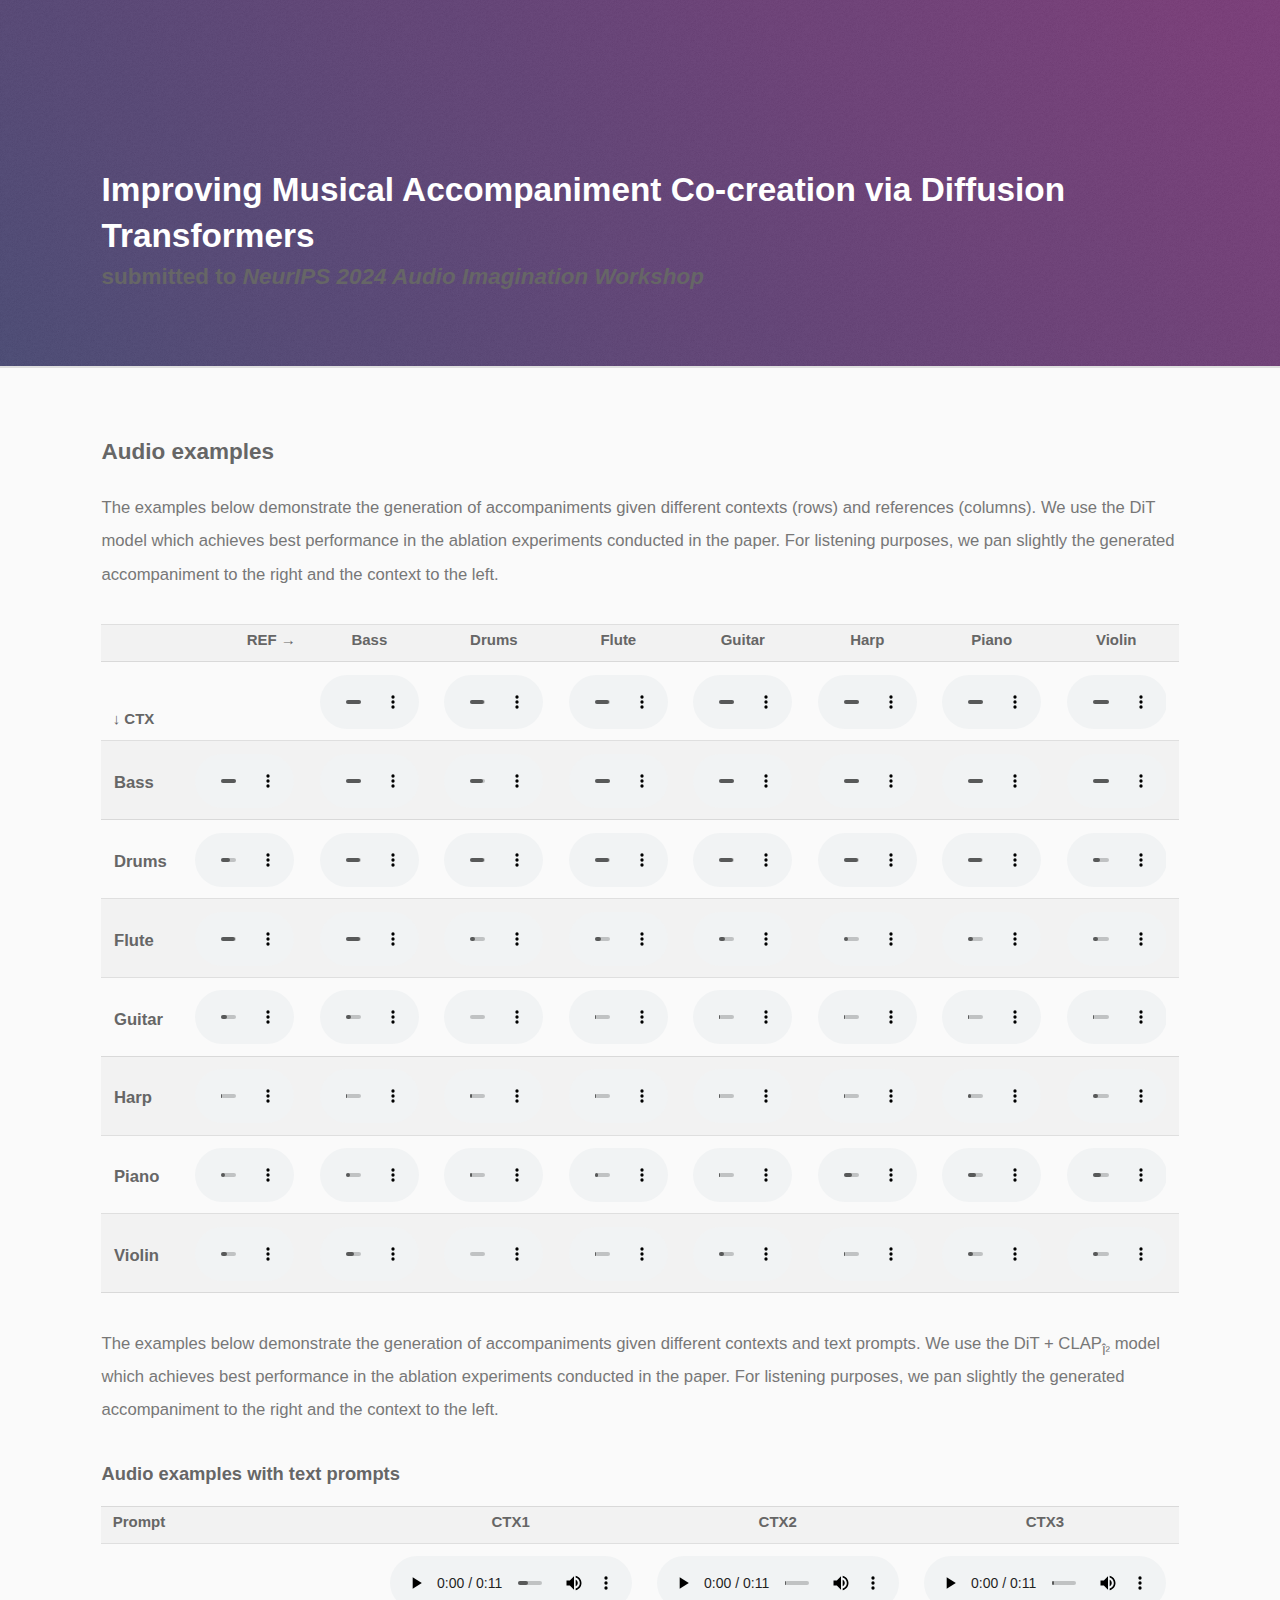
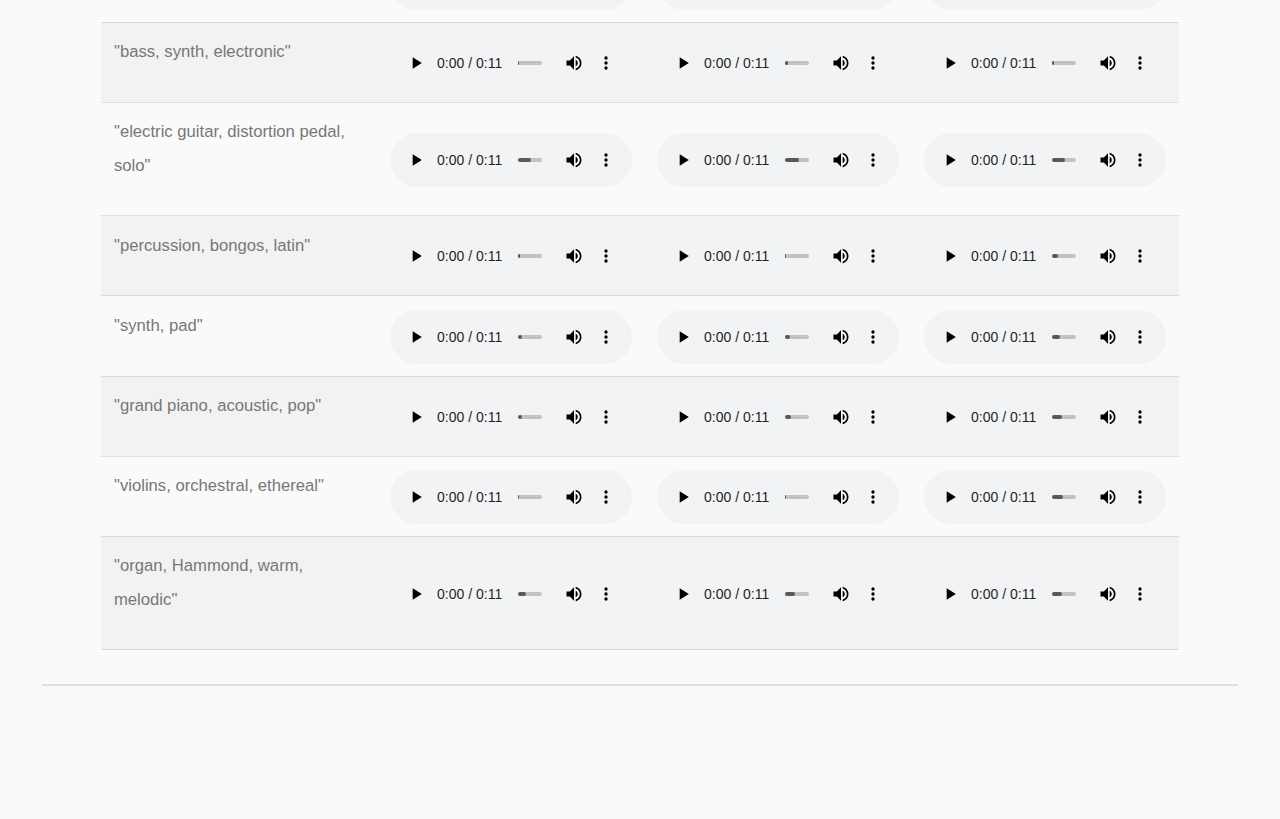
<file: index.html>
<!DOCTYPE HTML>
<html>
  <head>
    <title>Improving Musical Accompaniment Co-creation via Diffusion Transformers</title>
    <meta charset"utf-8" />
    <meta name="viewport" content"width=device-width, initial-scale=1" />
    <!--[if lte IE 8]><script src="assets/js/ie/html5shiv.js"></script><![endif]-->
    <link rel="stylesheet" href="assets/css/main.css" />
    <link rel="stylesheet" href="assets/css/extra.css" />
    <!--[if lte IE 9]><link rel="stylesheet" href="assets/css/ie9.css" /><![endif]-->
  </head>
  <body>
    <!-- Banner -->
    <section id="banner">
      <div class="inner">
        <section>
          <h2>Improving Musical Accompaniment Co-creation via Diffusion Transformers</h2>
          <h3>submitted to <i>NeurIPS 2024 Audio Imagination Workshop </i></h3>
        </section>
      </div>
    </section>
    <section id="two" class="wrapper style2 alt">
        <div class="inner">
                <a name="examples"></a>
                <h3>Audio examples</h3>
                <p>The examples below demonstrate the generation of accompaniments given different contexts (rows) and references (columns). We use the DiT model which achieves best performance in the ablation experiments conducted in the paper. For listening purposes, we pan slightly the generated accompaniment to the right and the context to the left.</p></p>
                <table style="width:100%">
                  <tr>
                    <th style="width: 2%;"></th>
                    <th style="width: 10%; text-align: right; vertical-align: middle;">REF &rarr;</th>
                    <th style="width: 10%; text-align: center; vertical-align: middle;">Bass</th>
                    <th style="width: 10%; text-align: center; vertical-align: middle;">Drums</th>
                    <th style="width: 10%; text-align: center; vertical-align: middle;">Flute</th>
                    <th style="width: 10%; text-align: center; vertical-align: middle;">Guitar</th>
                    <th style="width: 10%; text-align: center; vertical-align: middle;">Harp</th>
                    <th style="width: 10%; text-align: center; vertical-align: middle;">Piano</th>
                    <th style="width: 10%; text-align: center; vertical-align: middle;">Violin</th>
                  </tr>
                  <tr>
                    <th style="vertical-align: bottom">&darr; CTX</th>
                    <td style="vertical-align: middle; padding-top: 5px;"><b></b></td>
                    <td style="vertical-align: middle; text-align: center;"> <audio controls> <source src="assets/audio/bass.flac" type="audio/flac"/> Your browser does not support the audio element. </audio> </td>
                    <td style="vertical-align: middle; text-align: center;"> <audio controls> <source src="assets/audio/drums.flac" type="audio/flac"/> Your browser does not support the audio element. </audio> </td>
                    <td style="vertical-align: middle; text-align: center;"> <audio controls> <source src="assets/audio/flute.flac" type="audio/flac"/> Your browser does not support the audio element. </audio> </td>
                    <td style="vertical-align: middle; text-align: center;"> <audio controls> <source src="assets/audio/guitar.flac" type="audio/flac"/> Your browser does not support the audio element. </audio> </td>
                    <td style="vertical-align: middle; text-align: center;"> <audio controls> <source src="assets/audio/harp.flac" type="audio/flac"/> Your browser does not support the audio element. </audio> </td>
                    <td style="vertical-align: middle; text-align: center;"> <audio controls> <source src="assets/audio/piano.flac" type="audio/flac"/> Your browser does not support the audio element. </audio> </td>
                    <td style="vertical-align: middle; text-align: center;"> <audio controls> <source src="assets/audio/violin.flac" type="audio/flac"/> Your browser does not support the audio element. </audio> </td>
                  </tr>
                  <tr>
                    <td style="vertical-align: middle; padding-top: 5px;"><b>Bass</b></td>
                    <td style="vertical-align: middle; text-align: center;"> <audio controls> <source src="assets/audio/bass.flac" type="audio/flac"/> Your browser does not support the audio element. </audio> </td>
                    <td style="vertical-align: middle; text-align: center;"> <audio controls> <source src="assets/audio/bass_bass.flac" type="audio/flac"/> Your browser does not support the audio element. </audio> </td>
                    <td style="vertical-align: middle; text-align: center;"> <audio controls> <source src="assets/audio/bass_drums.flac" type="audio/flac"/> Your browser does not support the audio element. </audio> </td>
                    <td style="vertical-align: middle; text-align: center;"> <audio controls> <source src="assets/audio/bass_flute.flac" type="audio/flac"/> Your browser does not support the audio element. </audio> </td>
                    <td style="vertical-align: middle; text-align: center;"> <audio controls> <source src="assets/audio/bass_guitar.flac" type="audio/flac"/> Your browser does not support the audio element. </audio> </td>
                    <td style="vertical-align: middle; text-align: center;"> <audio controls> <source src="assets/audio/bass_harp.flac" type="audio/flac"/> Your browser does not support the audio element. </audio> </td>
                    <td style="vertical-align: middle; text-align: center;"> <audio controls> <source src="assets/audio/bass_piano.flac" type="audio/flac"/> Your browser does not support the audio element. </audio> </td>
                    <td style="vertical-align: middle; text-align: center;"> <audio controls> <source src="assets/audio/bass_violin.flac" type="audio/flac"/> Your browser does not support the audio element. </audio> </td>
                  </tr>
                  <tr>
                    <td style="vertical-align: middle; padding-top: 5px;"><b>Drums</b></td>
                    <td style="vertical-align: middle; text-align: center;"> <audio controls> <source src="assets/audio/drums.flac" type="audio/flac"/> Your browser does not support the audio element. </audio> </td>
                    <td style="vertical-align: middle; text-align: center;"> <audio controls> <source src="assets/audio/drums_bass.flac" type="audio/flac"/> Your browser does not support the audio element. </audio> </td>
                    <td style="vertical-align: middle; text-align: center;"> <audio controls> <source src="assets/audio/drums_drums.flac" type="audio/flac"/> Your browser does not support the audio element. </audio> </td>
                    <td style="vertical-align: middle; text-align: center;"> <audio controls> <source src="assets/audio/drums_flute.flac" type="audio/flac"/> Your browser does not support the audio element. </audio> </td>
                    <td style="vertical-align: middle; text-align: center;"> <audio controls> <source src="assets/audio/drums_guitar.flac" type="audio/flac"/> Your browser does not support the audio element. </audio> </td>
                    <td style="vertical-align: middle; text-align: center;"> <audio controls> <source src="assets/audio/drums_harp.flac" type="audio/flac"/> Your browser does not support the audio element. </audio> </td>
                    <td style="vertical-align: middle; text-align: center;"> <audio controls> <source src="assets/audio/drums_piano.flac" type="audio/flac"/> Your browser does not support the audio element. </audio> </td>
                    <td style="vertical-align: middle; text-align: center;"> <audio controls> <source src="assets/audio/drums_violin.flac" type="audio/flac"/> Your browser does not support the audio element. </audio> </td>
                  </tr>
                  <tr>
                      <td style="vertical-align: middle; padding-top: 5px;"><b>Flute</b></td>
                      <td style="vertical-align: middle; text-align: center;"> <audio controls> <source src="assets/audio/flute.flac" type="audio/flac"/> Your browser does not support the audio element. </audio> </td>
                      <td style="vertical-align: middle; text-align: center;"> <audio controls> <source src="assets/audio/flute_bass.flac" type="audio/flac"/> Your browser does not support the audio element. </audio> </td>
                      <td style="vertical-align: middle; text-align: center;"> <audio controls> <source src="assets/audio/flute_drums.flac" type="audio/flac"/> Your browser does not support the audio element. </audio> </td>
                      <td style="vertical-align: middle; text-align: center;"> <audio controls> <source src="assets/audio/flute_flute.flac" type="audio/flac"/> Your browser does not support the audio element. </audio> </td>
                      <td style="vertical-align: middle; text-align: center;"> <audio controls> <source src="assets/audio/flute_guitar.flac" type="audio/flac"/> Your browser does not support the audio element. </audio> </td>
                      <td style="vertical-align: middle; text-align: center;"> <audio controls> <source src="assets/audio/flute_harp.flac" type="audio/flac"/> Your browser does not support the audio element. </audio> </td>
                      <td style="vertical-align: middle; text-align: center;"> <audio controls> <source src="assets/audio/flute_piano.flac" type="audio/flac"/> Your browser does not support the audio element. </audio> </td>
                      <td style="vertical-align: middle; text-align: center;"> <audio controls> <source src="assets/audio/flute_violin.flac" type="audio/flac"/> Your browser does not support the audio element. </audio> </td>
                  </tr>
                  <tr>
                      <td style="vertical-align: middle; padding-top: 5px;"><b>Guitar</b></td>
                      <td style="vertical-align: middle; text-align: center;"> <audio controls> <source src="assets/audio/guitar.flac" type="audio/flac"/> Your browser does not support the audio element. </audio> </td>
                      <td style="vertical-align: middle; text-align: center;"> <audio controls> <source src="assets/audio/guitar_bass.flac" type="audio/flac"/> Your browser does not support the audio element. </audio> </td>
                      <td style="vertical-align: middle; text-align: center;"> <audio controls> <source src="assets/audio/guitar_drums.flac" type="audio/flac"/> Your browser does not support the audio element. </audio> </td>
                      <td style="vertical-align: middle; text-align: center;"> <audio controls> <source src="assets/audio/guitar_flute.flac" type="audio/flac"/> Your browser does not support the audio element. </audio> </td>
                      <td style="vertical-align: middle; text-align: center;"> <audio controls> <source src="assets/audio/guitar_guitar.flac" type="audio/flac"/> Your browser does not support the audio element. </audio> </td>
                      <td style="vertical-align: middle; text-align: center;"> <audio controls> <source src="assets/audio/guitar_harp.flac" type="audio/flac"/> Your browser does not support the audio element. </audio> </td>
                      <td style="vertical-align: middle; text-align: center;"> <audio controls> <source src="assets/audio/guitar_piano.flac" type="audio/flac"/> Your browser does not support the audio element. </audio> </td>
                      <td style="vertical-align: middle; text-align: center;"> <audio controls> <source src="assets/audio/guitar_violin.flac" type="audio/flac"/> Your browser does not support the audio element. </audio> </td>
                  </tr>
                  <tr>
                      <td style="vertical-align: middle; padding-top: 5px;"><b>Harp</b></td>
                      <td style="vertical-align: middle; text-align: center;"> <audio controls> <source src="assets/audio/harp.flac" type="audio/flac"/> Your browser does not support the audio element. </audio> </td>
                      <td style="vertical-align: middle; text-align: center;"> <audio controls> <source src="assets/audio/harp_bass.flac" type="audio/flac"/> Your browser does not support the audio element. </audio> </td>
                      <td style="vertical-align: middle; text-align: center;"> <audio controls> <source src="assets/audio/harp_drums.flac" type="audio/flac"/> Your browser does not support the audio element. </audio> </td>
                      <td style="vertical-align: middle; text-align: center;"> <audio controls> <source src="assets/audio/harp_flute.flac" type="audio/flac"/> Your browser does not support the audio element. </audio> </td>
                      <td style="vertical-align: middle; text-align: center;"> <audio controls> <source src="assets/audio/harp_guitar.flac" type="audio/flac"/> Your browser does not support the audio element. </audio> </td>
                      <td style="vertical-align: middle; text-align: center;"> <audio controls> <source src="assets/audio/harp_harp.flac" type="audio/flac"/> Your browser does not support the audio element. </audio> </td>
                      <td style="vertical-align: middle; text-align: center;"> <audio controls> <source src="assets/audio/harp_piano.flac" type="audio/flac"/> Your browser does not support the audio element. </audio> </td>
                      <td style="vertical-align: middle; text-align: center;"> <audio controls> <source src="assets/audio/harp_violin.flac" type="audio/flac"/> Your browser does not support the audio element. </audio> </td>
                  </tr>
                  <tr>
                      <td style="vertical-align: middle; padding-top: 5px;"><b>Piano</b></td>
                      <td style="vertical-align: middle; text-align: center;"> <audio controls> <source src="assets/audio/piano.flac" type="audio/flac"/> Your browser does not support the audio element. </audio> </td>
                      <td style="vertical-align: middle; text-align: center;"> <audio controls> <source src="assets/audio/piano_bass.flac" type="audio/flac"/> Your browser does not support the audio element. </audio> </td>
                      <td style="vertical-align: middle; text-align: center;"> <audio controls> <source src="assets/audio/piano_drums.flac" type="audio/flac"/> Your browser does not support the audio element. </audio> </td>
                      <td style="vertical-align: middle; text-align: center;"> <audio controls> <source src="assets/audio/piano_flute.flac" type="audio/flac"/> Your browser does not support the audio element. </audio> </td>
                      <td style="vertical-align: middle; text-align: center;"> <audio controls> <source src="assets/audio/piano_guitar.flac" type="audio/flac"/> Your browser does not support the audio element. </audio> </td>
                      <td style="vertical-align: middle; text-align: center;"> <audio controls> <source src="assets/audio/piano_harp.flac" type="audio/flac"/> Your browser does not support the audio element. </audio> </td>
                      <td style="vertical-align: middle; text-align: center;"> <audio controls> <source src="assets/audio/piano_piano.flac" type="audio/flac"/> Your browser does not support the audio element. </audio> </td>
                      <td style="vertical-align: middle; text-align: center;"> <audio controls> <source src="assets/audio/piano_violin.flac" type="audio/flac"/> Your browser does not support the audio element. </audio> </td>
                  </tr>
                  <tr>
                      <td style="vertical-align: middle; padding-top: 5px;"><b>Violin</b></td>
                      <td style="vertical-align: middle; text-align: center;"> <audio controls> <source src="assets/audio/violin.flac" type="audio/flac"/> Your browser does not support the audio element. </audio> </td>
                      <td style="vertical-align: middle; text-align: center;"> <audio controls> <source src="assets/audio/violin_bass.flac" type="audio/flac"/> Your browser does not support the audio element. </audio> </td>
                      <td style="vertical-align: middle; text-align: center;"> <audio controls> <source src="assets/audio/violin_drums.flac" type="audio/flac"/> Your browser does not support the audio element. </audio> </td>
                      <td style="vertical-align: middle; text-align: center;"> <audio controls> <source src="assets/audio/violin_flute.flac" type="audio/flac"/> Your browser does not support the audio element. </audio> </td>
                      <td style="vertical-align: middle; text-align: center;"> <audio controls> <source src="assets/audio/violin_guitar.flac" type="audio/flac"/> Your browser does not support the audio element. </audio> </td>
                      <td style="vertical-align: middle; text-align: center;"> <audio controls> <source src="assets/audio/violin_harp.flac" type="audio/flac"/> Your browser does not support the audio element. </audio> </td>
                      <td style="vertical-align: middle; text-align: center;"> <audio controls> <source src="assets/audio/violin_piano.flac" type="audio/flac"/> Your browser does not support the audio element. </audio> </td>
                      <td style="vertical-align: middle; text-align: center;"> <audio controls> <source src="assets/audio/violin_violin.flac" type="audio/flac"/> Your browser does not support the audio element. </audio> </td>
                  </tr>
                </table>

                <p>The examples below demonstrate the generation of accompaniments given different contexts and text prompts. We use the DiT + CLAP<sub>β</sub> model which achieves best performance in the ablation experiments conducted in the paper. For listening purposes, we pan slightly the generated accompaniment to the right and the context to the left.</p></p>

                <h4>Audio examples with text prompts</h4>
                <table style="width:100%">
                  <tr>
                    <th colspan="2"; style="width: 10%; text-align: left; vertical-align: middle;">Prompt</th>
                    <th style="width: 10%; text-align: center; vertical-align: middle;">CTX1</th>
                    <th style="width: 10%; text-align: center; vertical-align: middle;">CTX2</th>
                    <th style="width: 10%; text-align: center; vertical-align: middle;">CTX3</th>
                  </tr>
                  <tr>
                    <th colspan="2"; style="width: 10%; text-align: right; vertical-align: middle;"></th>
                    <td style="vertical-align: middle; text-align: center;"> <audio controls> <source src="assets/audio/ctx1.flac" type="audio/flac"/> Your browser does not support the audio element. </audio> </td>
                    <td style="vertical-align: middle; text-align: center;"> <audio controls> <source src="assets/audio/ctx2.flac" type="audio/flac"/> Your browser does not support the audio element. </audio> </td>
                    <td style="vertical-align: middle; text-align: center;"> <audio controls> <source src="assets/audio/ctx3.flac" type="audio/flac"/> Your browser does not support the audio element. </audio> </td>
                  </tr>
                <tr>
                    <td colspan="2"><p>"bass, synth, electronic"</p></td>
                    <td style="vertical-align: middle; text-align: center;"> <audio controls> <source src="assets/audio/bass_ctx1.flac" type="audio/flac"/> Your browser does not support the audio element. </audio> </td>
                    <td style="vertical-align: middle; text-align: center;"> <audio controls> <source src="assets/audio/bass_ctx2.flac" type="audio/flac"/> Your browser does not support the audio element. </audio> </td>
                    <td style="vertical-align: middle; text-align: center;"> <audio controls> <source src="assets/audio/bass_ctx3.flac" type="audio/flac"/> Your browser does not support the audio element. </audio> </td>
                 </tr>
                    <td colspan="2"><p>"electric guitar, distortion pedal, solo"</p></td>
                    <td style="vertical-align: middle; text-align: center;"> <audio controls> <source src="assets/audio/guitar_ctx1.flac" type="audio/flac"/> Your browser does not support the audio element. </audio> </td>
                    <td style="vertical-align: middle; text-align: center;"> <audio controls> <source src="assets/audio/guitar_ctx2.flac" type="audio/flac"/> Your browser does not support the audio element. </audio> </td>
                    <td style="vertical-align: middle; text-align: center;"> <audio controls> <source src="assets/audio/guitar_ctx3.flac" type="audio/flac"/> Your browser does not support the audio element. </audio> </td>
                </tr>
                <tr>
                    <td colspan="2"><p>"percussion, bongos, latin"</p></td>
                    <td style="vertical-align: middle; text-align: center;"> <audio controls> <source src="assets/audio/drums_ctx1.flac" type="audio/flac"/> Your browser does not support the audio element. </audio> </td>
                    <td style="vertical-align: middle; text-align: center;"> <audio controls> <source src="assets/audio/drums_ctx2.flac" type="audio/flac"/> Your browser does not support the audio element. </audio> </td>
                    <td style="vertical-align: middle; text-align: center;"> <audio controls> <source src="assets/audio/drums_ctx3.flac" type="audio/flac"/> Your browser does not support the audio element. </audio> </td>
                </tr>
                <tr>
                    <td colspan="2"><p>"synth, pad"</p></td>
                    <td style="vertical-align: middle; text-align: center;"> <audio controls> <source src="assets/audio/synth_ctx1.flac" type="audio/flac"/> Your browser does not support the audio element. </audio> </td>
                    <td style="vertical-align: middle; text-align: center;"> <audio controls> <source src="assets/audio/synth_ctx2.flac" type="audio/flac"/> Your browser does not support the audio element. </audio> </td>
                    <td style="vertical-align: middle; text-align: center;"> <audio controls> <source src="assets/audio/synth_ctx3.flac" type="audio/flac"/> Your browser does not support the audio element. </audio> </td>
                </tr>
                <tr>
                    <td colspan="2"><p>"grand piano, acoustic, pop"</p></td>
                    <td style="vertical-align: middle; text-align: center;"> <audio controls> <source src="assets/audio/piano_ctx1.flac" type="audio/flac"/> Your browser does not support the audio element. </audio> </td>
                    <td style="vertical-align: middle; text-align: center;"> <audio controls> <source src="assets/audio/piano_ctx2.flac" type="audio/flac"/> Your browser does not support the audio element. </audio> </td>
                    <td style="vertical-align: middle; text-align: center;"> <audio controls> <source src="assets/audio/piano_ctx3.flac" type="audio/flac"/> Your browser does not support the audio element. </audio> </td>
                </tr>
                <tr>
                    <td colspan="2"><p>"violins, orchestral, ethereal"</p></td>
                    <td style="vertical-align: middle; text-align: center;"> <audio controls> <source src="assets/audio/violin_ctx1.flac" type="audio/flac"/> Your browser does not support the audio element. </audio> </td>
                    <td style="vertical-align: middle; text-align: center;"> <audio controls> <source src="assets/audio/violin_ctx2.flac" type="audio/flac"/> Your browser does not support the audio element. </audio> </td>
                    <td style="vertical-align: middle; text-align: center;"> <audio controls> <source src="assets/audio/violin_ctx3.flac" type="audio/flac"/> Your browser does not support the audio element. </audio> </td>
                </tr>
                <tr>
                    <td colspan="2"><p>"organ, Hammond, warm, melodic"</p></td>
                    <td style="vertical-align: middle; text-align: center;"> <audio controls> <source src="assets/audio/organ_ctx1.flac" type="audio/flac"/> Your browser does not support the audio element. </audio> </td>
                    <td style="vertical-align: middle; text-align: center;"> <audio controls> <source src="assets/audio/organ_ctx2.flac" type="audio/flac"/> Your browser does not support the audio element. </audio> </td>
                    <td style="vertical-align: middle; text-align: center;"> <audio controls> <source src="assets/audio/organ_ctx3.flac" type="audio/flac"/> Your browser does not support the audio element. </audio> </td>
                </tr>
                </table>


                </div>
                <section id="two" class="wrapper style2 alt">

    <!-- Scripts -->
    <script src="assets/js/jquery.min.js"></script>
    <script src="assets/js/skel.min.js"></script>
    <script src="assets/js/util.js"></script>
    <!--[if lte IE 8]><script src="assets/js/ie/respond.min.js"></script><![endif]-->
    <script src="assets/js/main.js"></script>
    <script src="assets/js/extra.js"></script>

  </body>
</html>
</file>
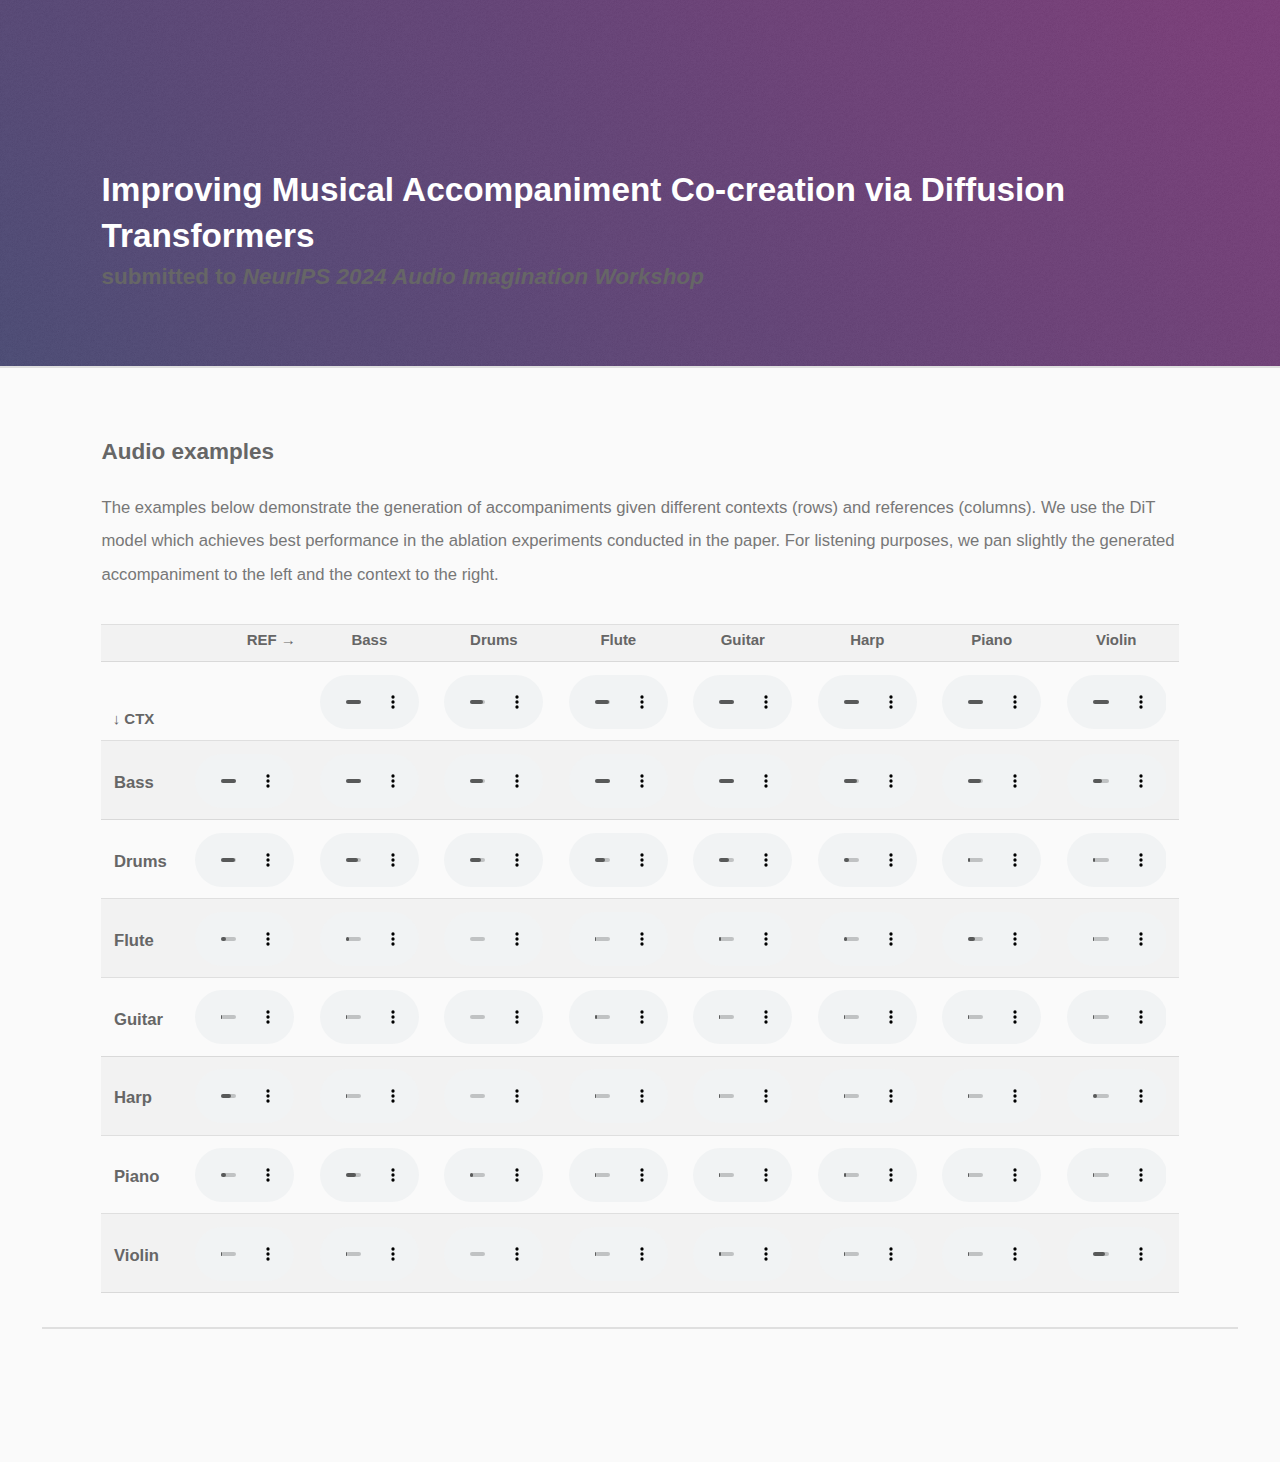
<file: intex.html>
<!DOCTYPE HTML>
<html>
  <head>
    <title>Improving Musical Accompaniment Co-creation via Diffusion Transformers</title>
    <meta charset"utf-8" />
    <meta name="viewport" content"width=device-width, initial-scale=1" />
    <!--[if lte IE 8]><script src="assets/js/ie/html5shiv.js"></script><![endif]-->
    <link rel="stylesheet" href="assets/css/main.css" />
    <link rel="stylesheet" href="assets/css/extra.css" />
    <!--[if lte IE 9]><link rel="stylesheet" href="assets/css/ie9.css" /><![endif]-->
  </head>
  <body>
    <!-- Banner -->
    <section id="banner">
      <div class="inner">
        <section>
          <h2>Improving Musical Accompaniment Co-creation via Diffusion Transformers</h2>
          <h3>submitted to <i>NeurIPS 2024 Audio Imagination Workshop </i></h3>
        </section>
      </div>
    </section>
    <section id="two" class="wrapper style2 alt">
        <div class="inner">
                <a name="examples"></a>
                <h3>Audio examples</h3>
                    <p>The examples below demonstrate the generation of accompaniments given different contexts (rows) and references (columns). We use the DiT model which achieves best performance in the ablation experiments conducted in the paper. For listening purposes, we pan slightly the generated accompaniment to the left and the context to the right.</p></p>
                <table style="width:100%">
                  <tr>
                    <th style="width: 2%;"></th>
                    <th style="width: 10%; text-align: right; vertical-align: middle;">REF &rarr;</th>
                    <th style="width: 10%; text-align: center; vertical-align: middle;">Bass</th>
                    <th style="width: 10%; text-align: center; vertical-align: middle;">Drums</th>
                    <th style="width: 10%; text-align: center; vertical-align: middle;">Flute</th>
                    <th style="width: 10%; text-align: center; vertical-align: middle;">Guitar</th>
                    <th style="width: 10%; text-align: center; vertical-align: middle;">Harp</th>
                    <th style="width: 10%; text-align: center; vertical-align: middle;">Piano</th>
                    <th style="width: 10%; text-align: center; vertical-align: middle;">Violin</th>
                  </tr>
                  <tr>
                    <th style="vertical-align: bottom">&darr; CTX</th>
                    <td style="vertical-align: middle; padding-top: 5px;"><b></b></td>
                    <td style="vertical-align: middle; text-align: center;"> <audio controls> <source src="assets/audio/bass.flac" type="audio/flac"/> Your browser does not support the audio element. </audio> </td>
                    <td style="vertical-align: middle; text-align: center;"> <audio controls> <source src="assets/audio/drums.flac" type="audio/flac"/> Your browser does not support the audio element. </audio> </td>
                    <td style="vertical-align: middle; text-align: center;"> <audio controls> <source src="assets/audio/flute.flac" type="audio/flac"/> Your browser does not support the audio element. </audio> </td>
                    <td style="vertical-align: middle; text-align: center;"> <audio controls> <source src="assets/audio/guitar.flac" type="audio/flac"/> Your browser does not support the audio element. </audio> </td>
                    <td style="vertical-align: middle; text-align: center;"> <audio controls> <source src="assets/audio/harp.flac" type="audio/flac"/> Your browser does not support the audio element. </audio> </td>
                    <td style="vertical-align: middle; text-align: center;"> <audio controls> <source src="assets/audio/piano.flac" type="audio/flac"/> Your browser does not support the audio element. </audio> </td>
                    <td style="vertical-align: middle; text-align: center;"> <audio controls> <source src="assets/audio/violin.flac" type="audio/flac"/> Your browser does not support the audio element. </audio> </td>
                  </tr>
                  <tr>
                    <td style="vertical-align: middle; padding-top: 5px;"><b>Bass</b></td>
                    <td style="vertical-align: middle; text-align: center;"> <audio controls> <source src="assets/audio/bass.flac" type="audio/flac"/> Your browser does not support the audio element. </audio> </td>
                    <td style="vertical-align: middle; text-align: center;"> <audio controls> <source src="assets/audio/bass_bass.flac" type="audio/flac"/> Your browser does not support the audio element. </audio> </td>
                    <td style="vertical-align: middle; text-align: center;"> <audio controls> <source src="assets/audio/bass_drums.flac" type="audio/flac"/> Your browser does not support the audio element. </audio> </td>
                    <td style="vertical-align: middle; text-align: center;"> <audio controls> <source src="assets/audio/bass_flute.flac" type="audio/flac"/> Your browser does not support the audio element. </audio> </td>
                    <td style="vertical-align: middle; text-align: center;"> <audio controls> <source src="assets/audio/bass_guitar.flac" type="audio/flac"/> Your browser does not support the audio element. </audio> </td>
                    <td style="vertical-align: middle; text-align: center;"> <audio controls> <source src="assets/audio/bass_harp.flac" type="audio/flac"/> Your browser does not support the audio element. </audio> </td>
                    <td style="vertical-align: middle; text-align: center;"> <audio controls> <source src="assets/audio/bass_piano.flac" type="audio/flac"/> Your browser does not support the audio element. </audio> </td>
                    <td style="vertical-align: middle; text-align: center;"> <audio controls> <source src="assets/audio/bass_violin.flac" type="audio/flac"/> Your browser does not support the audio element. </audio> </td>
                  </tr>
                  <tr>
                    <td style="vertical-align: middle; padding-top: 5px;"><b>Drums</b></td>
                    <td style="vertical-align: middle; text-align: center;"> <audio controls> <source src="assets/audio/drums.flac" type="audio/flac"/> Your browser does not support the audio element. </audio> </td>
                    <td style="vertical-align: middle; text-align: center;"> <audio controls> <source src="assets/audio/drums_bass.flac" type="audio/flac"/> Your browser does not support the audio element. </audio> </td>
                    <td style="vertical-align: middle; text-align: center;"> <audio controls> <source src="assets/audio/drums_drums.flac" type="audio/flac"/> Your browser does not support the audio element. </audio> </td>
                    <td style="vertical-align: middle; text-align: center;"> <audio controls> <source src="assets/audio/drums_flute.flac" type="audio/flac"/> Your browser does not support the audio element. </audio> </td>
                    <td style="vertical-align: middle; text-align: center;"> <audio controls> <source src="assets/audio/drums_guitar.flac" type="audio/flac"/> Your browser does not support the audio element. </audio> </td>
                    <td style="vertical-align: middle; text-align: center;"> <audio controls> <source src="assets/audio/drums_harp.flac" type="audio/flac"/> Your browser does not support the audio element. </audio> </td>
                    <td style="vertical-align: middle; text-align: center;"> <audio controls> <source src="assets/audio/drums_piano.flac" type="audio/flac"/> Your browser does not support the audio element. </audio> </td>
                    <td style="vertical-align: middle; text-align: center;"> <audio controls> <source src="assets/audio/drums_violin.flac" type="audio/flac"/> Your browser does not support the audio element. </audio> </td>
                  </tr>
                  <tr>
                      <td style="vertical-align: middle; padding-top: 5px;"><b>Flute</b></td>
                      <td style="vertical-align: middle; text-align: center;"> <audio controls> <source src="assets/audio/flute.flac" type="audio/flac"/> Your browser does not support the audio element. </audio> </td>
                      <td style="vertical-align: middle; text-align: center;"> <audio controls> <source src="assets/audio/flute_bass.flac" type="audio/flac"/> Your browser does not support the audio element. </audio> </td>
                      <td style="vertical-align: middle; text-align: center;"> <audio controls> <source src="assets/audio/flute_drums.flac" type="audio/flac"/> Your browser does not support the audio element. </audio> </td>
                      <td style="vertical-align: middle; text-align: center;"> <audio controls> <source src="assets/audio/flute_flute.flac" type="audio/flac"/> Your browser does not support the audio element. </audio> </td>
                      <td style="vertical-align: middle; text-align: center;"> <audio controls> <source src="assets/audio/flute_guitar.flac" type="audio/flac"/> Your browser does not support the audio element. </audio> </td>
                      <td style="vertical-align: middle; text-align: center;"> <audio controls> <source src="assets/audio/flute_harp.flac" type="audio/flac"/> Your browser does not support the audio element. </audio> </td>
                      <td style="vertical-align: middle; text-align: center;"> <audio controls> <source src="assets/audio/flute_piano.flac" type="audio/flac"/> Your browser does not support the audio element. </audio> </td>
                      <td style="vertical-align: middle; text-align: center;"> <audio controls> <source src="assets/audio/flute_violin.flac" type="audio/flac"/> Your browser does not support the audio element. </audio> </td>
                  </tr>
                  <tr>
                      <td style="vertical-align: middle; padding-top: 5px;"><b>Guitar</b></td>
                      <td style="vertical-align: middle; text-align: center;"> <audio controls> <source src="assets/audio/guitar.flac" type="audio/flac"/> Your browser does not support the audio element. </audio> </td>
                      <td style="vertical-align: middle; text-align: center;"> <audio controls> <source src="assets/audio/guitar_bass.flac" type="audio/flac"/> Your browser does not support the audio element. </audio> </td>
                      <td style="vertical-align: middle; text-align: center;"> <audio controls> <source src="assets/audio/guitar_drums.flac" type="audio/flac"/> Your browser does not support the audio element. </audio> </td>
                      <td style="vertical-align: middle; text-align: center;"> <audio controls> <source src="assets/audio/guitar_flute.flac" type="audio/flac"/> Your browser does not support the audio element. </audio> </td>
                      <td style="vertical-align: middle; text-align: center;"> <audio controls> <source src="assets/audio/guitar_guitar.flac" type="audio/flac"/> Your browser does not support the audio element. </audio> </td>
                      <td style="vertical-align: middle; text-align: center;"> <audio controls> <source src="assets/audio/guitar_harp.flac" type="audio/flac"/> Your browser does not support the audio element. </audio> </td>
                      <td style="vertical-align: middle; text-align: center;"> <audio controls> <source src="assets/audio/guitar_piano.flac" type="audio/flac"/> Your browser does not support the audio element. </audio> </td>
                      <td style="vertical-align: middle; text-align: center;"> <audio controls> <source src="assets/audio/guitar_violin.flac" type="audio/flac"/> Your browser does not support the audio element. </audio> </td>
                  </tr>
                  <tr>
                      <td style="vertical-align: middle; padding-top: 5px;"><b>Harp</b></td>
                      <td style="vertical-align: middle; text-align: center;"> <audio controls> <source src="assets/audio/harp.flac" type="audio/flac"/> Your browser does not support the audio element. </audio> </td>
                      <td style="vertical-align: middle; text-align: center;"> <audio controls> <source src="assets/audio/harp_bass.flac" type="audio/flac"/> Your browser does not support the audio element. </audio> </td>
                      <td style="vertical-align: middle; text-align: center;"> <audio controls> <source src="assets/audio/harp_drums.flac" type="audio/flac"/> Your browser does not support the audio element. </audio> </td>
                      <td style="vertical-align: middle; text-align: center;"> <audio controls> <source src="assets/audio/harp_flute.flac" type="audio/flac"/> Your browser does not support the audio element. </audio> </td>
                      <td style="vertical-align: middle; text-align: center;"> <audio controls> <source src="assets/audio/harp_guitar.flac" type="audio/flac"/> Your browser does not support the audio element. </audio> </td>
                      <td style="vertical-align: middle; text-align: center;"> <audio controls> <source src="assets/audio/harp_harp.flac" type="audio/flac"/> Your browser does not support the audio element. </audio> </td>
                      <td style="vertical-align: middle; text-align: center;"> <audio controls> <source src="assets/audio/harp_piano.flac" type="audio/flac"/> Your browser does not support the audio element. </audio> </td>
                      <td style="vertical-align: middle; text-align: center;"> <audio controls> <source src="assets/audio/harp_violin.flac" type="audio/flac"/> Your browser does not support the audio element. </audio> </td>
                  </tr>
                  <tr>
                      <td style="vertical-align: middle; padding-top: 5px;"><b>Piano</b></td>
                      <td style="vertical-align: middle; text-align: center;"> <audio controls> <source src="assets/audio/piano.flac" type="audio/flac"/> Your browser does not support the audio element. </audio> </td>
                      <td style="vertical-align: middle; text-align: center;"> <audio controls> <source src="assets/audio/piano_bass.flac" type="audio/flac"/> Your browser does not support the audio element. </audio> </td>
                      <td style="vertical-align: middle; text-align: center;"> <audio controls> <source src="assets/audio/piano_drums.flac" type="audio/flac"/> Your browser does not support the audio element. </audio> </td>
                      <td style="vertical-align: middle; text-align: center;"> <audio controls> <source src="assets/audio/piano_flute.flac" type="audio/flac"/> Your browser does not support the audio element. </audio> </td>
                      <td style="vertical-align: middle; text-align: center;"> <audio controls> <source src="assets/audio/piano_guitar.flac" type="audio/flac"/> Your browser does not support the audio element. </audio> </td>
                      <td style="vertical-align: middle; text-align: center;"> <audio controls> <source src="assets/audio/piano_harp.flac" type="audio/flac"/> Your browser does not support the audio element. </audio> </td>
                      <td style="vertical-align: middle; text-align: center;"> <audio controls> <source src="assets/audio/piano_piano.flac" type="audio/flac"/> Your browser does not support the audio element. </audio> </td>
                      <td style="vertical-align: middle; text-align: center;"> <audio controls> <source src="assets/audio/piano_violin.flac" type="audio/flac"/> Your browser does not support the audio element. </audio> </td>
                  </tr>
                  <tr>
                      <td style="vertical-align: middle; padding-top: 5px;"><b>Violin</b></td>
                      <td style="vertical-align: middle; text-align: center;"> <audio controls> <source src="assets/audio/violin.flac" type="audio/flac"/> Your browser does not support the audio element. </audio> </td>
                      <td style="vertical-align: middle; text-align: center;"> <audio controls> <source src="assets/audio/violin_bass.flac" type="audio/flac"/> Your browser does not support the audio element. </audio> </td>
                      <td style="vertical-align: middle; text-align: center;"> <audio controls> <source src="assets/audio/violin_drums.flac" type="audio/flac"/> Your browser does not support the audio element. </audio> </td>
                      <td style="vertical-align: middle; text-align: center;"> <audio controls> <source src="assets/audio/violin_flute.flac" type="audio/flac"/> Your browser does not support the audio element. </audio> </td>
                      <td style="vertical-align: middle; text-align: center;"> <audio controls> <source src="assets/audio/violin_guitar.flac" type="audio/flac"/> Your browser does not support the audio element. </audio> </td>
                      <td style="vertical-align: middle; text-align: center;"> <audio controls> <source src="assets/audio/violin_harp.flac" type="audio/flac"/> Your browser does not support the audio element. </audio> </td>
                      <td style="vertical-align: middle; text-align: center;"> <audio controls> <source src="assets/audio/violin_piano.flac" type="audio/flac"/> Your browser does not support the audio element. </audio> </td>
                      <td style="vertical-align: middle; text-align: center;"> <audio controls> <source src="assets/audio/violin_violin.flac" type="audio/flac"/> Your browser does not support the audio element. </audio> </td>
                  </tr>
                </table>

                </div>
                <section id="two" class="wrapper style2 alt">

    <!-- Scripts -->
    <script src="assets/js/jquery.min.js"></script>
    <script src="assets/js/skel.min.js"></script>
    <script src="assets/js/util.js"></script>
    <!--[if lte IE 8]><script src="assets/js/ie/respond.min.js"></script><![endif]-->
    <script src="assets/js/main.js"></script>
    <script src="assets/js/extra.js"></script>

  </body>
</html>
</file>
<file: assets/css/extra.css>
#sonylogo {
    /* padding: 20px; */
    margin-top: 20px;
    width: 100%;
    max-width: 30vw;
}

.full-width {
    width: 100%;
    height: auto;
}

.nine-width {
    width: 95%;
    height: auto;
}

audio {
    width: 100%;
}

#logorow {
    padding-top: 10px;
}
/* @media screen and (max-width: 1680px) { */

/* } */

/* @media screen and (max-width: 1366px) { */

/* } */

@media screen and (max-width: 736px) {

    #sonylogo {
	padding: 20px;
	width: 100%;
	max-width: 50vw;
    }

}

/* dl { */
/*     padding: 0.5em; */
/* } */
dt {
    float: left;
    clear: left;
    /* width: 100px; */
    padding: 0px;
    padding-right: .5em;
    margin: -2px;
    /* border: 1px solid black; */
    text-align: right;
    font-weight: bold;
}
/* dt::after { */
/*     content: ":"; */
/* } */
</file>
<file: assets/css/ie9.css>
/*
	Prism by TEMPLATED
	templated.co @templatedco
	Released for free under the Creative Commons Attribution 3.0 license (templated.co/license)
*/

/* Split */

	.split:after {
		content: '';
		display: block;
		clear: both;
	}

	.split > * {
		float: left;
	}

/* Spotlight */

	.spotlight:after {
		content: '';
		display: block;
		clear: both;
	}

	.spotlight .image {
		float: left;
	}

	.spotlight .content {
		float: left;
	}

/* Banner */

	#banner {
		background: #4A4771;
	}
</file>
<file: assets/css/main.css>
@import url(font-awesome.min.css);

/*
	Prism by TEMPLATED
	templated.co @templatedco
	Released for free under the Creative Commons Attribution 3.0 license (templated.co/license)
*/

/* Reset */

html, body, div, span, applet, object, iframe, h1, h2, h3, h4, h5, h6, p, blockquote, pre, a, abbr, acronym, address, big, cite, code, del, dfn, em, img, ins, kbd, q, s, samp, small, strike, strong, sub, sup, tt, var, b, u, i, center, dl, dt, dd, ol, ul, li, fieldset, form, label, legend, table, caption, tbody, tfoot, thead, tr, th, td, article, aside, canvas, details, embed, figure, figcaption, footer, header, hgroup, menu, nav, output, ruby, section, summary, time, mark, audio, video {
    margin: 0;
    padding: 0;
    border: 0;
    font-size: 100%;
    font: inherit;
    vertical-align: baseline;
}

article, aside, details, figcaption, figure, footer, header, hgroup, menu, nav, section {
    display: block;
}

body {
    line-height: 1;
}

img {
    width : 10px;
    height: auto; /*to preserve the aspect ratio of the image*/
}

ol, ul {
    list-style: none;
}

blockquote, q {
    quotes: none;
}

blockquote:before, blockquote:after, q:before, q:after {
    content: '';
    content: none;
}

table {
    border-collapse: collapse;
    border-spacing: 0;
}

body {
    -webkit-text-size-adjust: none;
}

/* Box Model */

*, *:before, *:after {
    -moz-box-sizing: border-box;
    -webkit-box-sizing: border-box;
    box-sizing: border-box;
}

/* Grid */

.row {
    border-bottom: solid 1px transparent;
    -moz-box-sizing: border-box;
    -webkit-box-sizing: border-box;
    box-sizing: border-box;
}

.row > * {
    float: left;
    -moz-box-sizing: border-box;
    -webkit-box-sizing: border-box;
    box-sizing: border-box;
}

.row:after, .row:before {
    content: '';
    display: block;
    clear: both;
    height: 0;
}

.row.uniform > * > :first-child {
    margin-top: 0;
}

.row.uniform > * > :last-child {
    margin-bottom: 0;
}

.row.\30 \25 > * {
    padding: 0 0 0 0em;
}

.row.\30 \25 {
    margin: 0 0 -1px 0em;
}

.row.uniform.\30 \25 > * {
    padding: 0em 0 0 0em;
}

.row.uniform.\30 \25 {
    margin: 0em 0 -1px 0em;
}

.row > * {
    padding: 0 0 0 2em;
}

.row {
    margin: 0 0 -1px -2em;
}

.row.uniform > * {
    padding: 2em 0 0 2em;
}

.row.uniform {
    margin: -2em 0 -1px -2em;
}

.row.\32 00\25 > * {
    padding: 0 0 0 4em;
}

.row.\32 00\25 {
    margin: 0 0 -1px -4em;
}

.row.uniform.\32 00\25 > * {
    padding: 4em 0 0 4em;
}

.row.uniform.\32 00\25 {
    margin: -4em 0 -1px -4em;
}

.row.\31 50\25 > * {
    padding: 0 0 0 3em;
}

.row.\31 50\25 {
    margin: 0 0 -1px -3em;
}

.row.uniform.\31 50\25 > * {
    padding: 3em 0 0 3em;
}

.row.uniform.\31 50\25 {
    margin: -3em 0 -1px -3em;
}

.row.\35 0\25 > * {
    padding: 0 0 0 1em;
}

.row.\35 0\25 {
    margin: 0 0 -1px -1em;
}

.row.uniform.\35 0\25 > * {
    padding: 1em 0 0 1em;
}

.row.uniform.\35 0\25 {
    margin: -1em 0 -1px -1em;
}

.row.\32 5\25 > * {
    padding: 0 0 0 0.5em;
}

.row.\32 5\25 {
    margin: 0 0 -1px -0.5em;
}

.row.uniform.\32 5\25 > * {
    padding: 0.5em 0 0 0.5em;
}

.row.uniform.\32 5\25 {
    margin: -0.5em 0 -1px -0.5em;
}

.\31 2u, .\31 2u\24 {
    width: 100%;
    clear: none;
    margin-left: 0;
}

.\31 1u, .\31 1u\24 {
    width: 91.6666666667%;
    clear: none;
    margin-left: 0;
}

.\31 0u, .\31 0u\24 {
    width: 83.3333333333%;
    clear: none;
    margin-left: 0;
}

.\39 u, .\39 u\24 {
    width: 75%;
    clear: none;
    margin-left: 0;
}

.\38 u, .\38 u\24 {
    width: 66.6666666667%;
    clear: none;
    margin-left: 0;
}

.\37 u, .\37 u\24 {
    width: 58.3333333333%;
    clear: none;
    margin-left: 0;
}

.\36 u, .\36 u\24 {
    width: 50%;
    clear: none;
    margin-left: 0;
}

.\35 u, .\35 u\24 {
    width: 41.6666666667%;
    clear: none;
    margin-left: 0;
}

.\34 u, .\34 u\24 {
    width: 33.3333333333%;
    clear: none;
    margin-left: 0;
}

.\33 u, .\33 u\24 {
    width: 25%;
    clear: none;
    margin-left: 0;
}

.\32 u, .\32 u\24 {
    width: 16.6666666667%;
    clear: none;
    margin-left: 0;
}

.\31 u, .\31 u\24 {
    width: 8.3333333333%;
    clear: none;
    margin-left: 0;
}

.\31 2u\24 + *,
.\31 1u\24 + *,
.\31 0u\24 + *,
.\39 u\24 + *,
.\38 u\24 + *,
.\37 u\24 + *,
.\36 u\24 + *,
.\35 u\24 + *,
.\34 u\24 + *,
.\33 u\24 + *,
.\32 u\24 + *,
.\31 u\24 + * {
    clear: left;
}

.\-11u {
    margin-left: 91.66667%;
}

.\-10u {
    margin-left: 83.33333%;
}

.\-9u {
    margin-left: 75%;
}

.\-8u {
    margin-left: 66.66667%;
}

.\-7u {
    margin-left: 58.33333%;
}

.\-6u {
    margin-left: 50%;
}

.\-5u {
    margin-left: 41.66667%;
}

.\-4u {
    margin-left: 33.33333%;
}

.\-3u {
    margin-left: 25%;
}

.\-2u {
    margin-left: 16.66667%;
}

.\-1u {
    margin-left: 8.33333%;
}

@media screen and (max-width: 1680px) {

    .row > * {
	padding: 0 0 0 2em;
    }

    .row {
	margin: 0 0 -1px -2em;
    }

    .row.uniform > * {
	padding: 2em 0 0 2em;
    }

    .row.uniform {
	margin: -2em 0 -1px -2em;
    }

    .row.\32 00\25 > * {
	padding: 0 0 0 4em;
    }

    .row.\32 00\25 {
	margin: 0 0 -1px -4em;
    }

    .row.uniform.\32 00\25 > * {
	padding: 4em 0 0 4em;
    }

    .row.uniform.\32 00\25 {
	margin: -4em 0 -1px -4em;
    }

    .row.\31 50\25 > * {
	padding: 0 0 0 3em;
    }

    .row.\31 50\25 {
	margin: 0 0 -1px -3em;
    }

    .row.uniform.\31 50\25 > * {
	padding: 3em 0 0 3em;
    }

    .row.uniform.\31 50\25 {
	margin: -3em 0 -1px -3em;
    }

    .row.\35 0\25 > * {
	padding: 0 0 0 1em;
    }

    .row.\35 0\25 {
	margin: 0 0 -1px -1em;
    }

    .row.uniform.\35 0\25 > * {
	padding: 1em 0 0 1em;
    }

    .row.uniform.\35 0\25 {
	margin: -1em 0 -1px -1em;
    }

    .row.\32 5\25 > * {
	padding: 0 0 0 0.5em;
    }

    .row.\32 5\25 {
	margin: 0 0 -1px -0.5em;
    }

    .row.uniform.\32 5\25 > * {
	padding: 0.5em 0 0 0.5em;
    }

    .row.uniform.\32 5\25 {
	margin: -0.5em 0 -1px -0.5em;
    }

    .\31 2u\28xlarge\29, .\31 2u\24\28xlarge\29 {
	width: 100%;
	clear: none;
	margin-left: 0;
    }

    .\31 1u\28xlarge\29, .\31 1u\24\28xlarge\29 {
	width: 91.6666666667%;
	clear: none;
	margin-left: 0;
    }

    .\31 0u\28xlarge\29, .\31 0u\24\28xlarge\29 {
	width: 83.3333333333%;
	clear: none;
	margin-left: 0;
    }

    .\39 u\28xlarge\29, .\39 u\24\28xlarge\29 {
	width: 75%;
	clear: none;
	margin-left: 0;
    }

    .\38 u\28xlarge\29, .\38 u\24\28xlarge\29 {
	width: 66.6666666667%;
	clear: none;
	margin-left: 0;
    }

    .\37 u\28xlarge\29, .\37 u\24\28xlarge\29 {
	width: 58.3333333333%;
	clear: none;
	margin-left: 0;
    }

    .\36 u\28xlarge\29, .\36 u\24\28xlarge\29 {
	width: 50%;
	clear: none;
	margin-left: 0;
    }

    .\35 u\28xlarge\29, .\35 u\24\28xlarge\29 {
	width: 41.6666666667%;
	clear: none;
	margin-left: 0;
    }

    .\34 u\28xlarge\29, .\34 u\24\28xlarge\29 {
	width: 33.3333333333%;
	clear: none;
	margin-left: 0;
    }

    .\33 u\28xlarge\29, .\33 u\24\28xlarge\29 {
	width: 25%;
	clear: none;
	margin-left: 0;
    }

    .\32 u\28xlarge\29, .\32 u\24\28xlarge\29 {
	width: 16.6666666667%;
	clear: none;
	margin-left: 0;
    }

    .\31 u\28xlarge\29, .\31 u\24\28xlarge\29 {
	width: 8.3333333333%;
	clear: none;
	margin-left: 0;
    }

    .\31 2u\24\28xlarge\29 + *,
    .\31 1u\24\28xlarge\29 + *,
    .\31 0u\24\28xlarge\29 + *,
    .\39 u\24\28xlarge\29 + *,
    .\38 u\24\28xlarge\29 + *,
    .\37 u\24\28xlarge\29 + *,
    .\36 u\24\28xlarge\29 + *,
    .\35 u\24\28xlarge\29 + *,
    .\34 u\24\28xlarge\29 + *,
    .\33 u\24\28xlarge\29 + *,
    .\32 u\24\28xlarge\29 + *,
    .\31 u\24\28xlarge\29 + * {
	clear: left;
    }

    .\-11u\28xlarge\29 {
	margin-left: 91.66667%;
    }

    .\-10u\28xlarge\29 {
	margin-left: 83.33333%;
    }

    .\-9u\28xlarge\29 {
	margin-left: 75%;
    }

    .\-8u\28xlarge\29 {
	margin-left: 66.66667%;
    }

    .\-7u\28xlarge\29 {
	margin-left: 58.33333%;
    }

    .\-6u\28xlarge\29 {
	margin-left: 50%;
    }

    .\-5u\28xlarge\29 {
	margin-left: 41.66667%;
    }

    .\-4u\28xlarge\29 {
	margin-left: 33.33333%;
    }

    .\-3u\28xlarge\29 {
	margin-left: 25%;
    }

    .\-2u\28xlarge\29 {
	margin-left: 16.66667%;
    }

    .\-1u\28xlarge\29 {
	margin-left: 8.33333%;
    }

}

@media screen and (max-width: 1366px) {

    .row > * {
	padding: 0 0 0 1.5em;
    }

    .row {
	margin: 0 0 -1px -1.5em;
    }

    .row.uniform > * {
	padding: 1.5em 0 0 1.5em;
    }

    .row.uniform {
	margin: -1.5em 0 -1px -1.5em;
    }

    .row.\32 00\25 > * {
	padding: 0 0 0 3em;
    }

    .row.\32 00\25 {
	margin: 0 0 -1px -3em;
    }

    .row.uniform.\32 00\25 > * {
	padding: 3em 0 0 3em;
    }

    .row.uniform.\32 00\25 {
	margin: -3em 0 -1px -3em;
    }

    .row.\31 50\25 > * {
	padding: 0 0 0 2.25em;
    }

    .row.\31 50\25 {
	margin: 0 0 -1px -2.25em;
    }

    .row.uniform.\31 50\25 > * {
	padding: 2.25em 0 0 2.25em;
    }

    .row.uniform.\31 50\25 {
	margin: -2.25em 0 -1px -2.25em;
    }

    .row.\35 0\25 > * {
	padding: 0 0 0 0.75em;
    }

    .row.\35 0\25 {
	margin: 0 0 -1px -0.75em;
    }

    .row.uniform.\35 0\25 > * {
	padding: 0.75em 0 0 0.75em;
    }

    .row.uniform.\35 0\25 {
	margin: -0.75em 0 -1px -0.75em;
    }

    .row.\32 5\25 > * {
	padding: 0 0 0 0.375em;
    }

    .row.\32 5\25 {
	margin: 0 0 -1px -0.375em;
    }

    .row.uniform.\32 5\25 > * {
	padding: 0.375em 0 0 0.375em;
    }

    .row.uniform.\32 5\25 {
	margin: -0.375em 0 -1px -0.375em;
    }

    .\31 2u\28large\29, .\31 2u\24\28large\29 {
	width: 100%;
	clear: none;
	margin-left: 0;
    }

    .\31 1u\28large\29, .\31 1u\24\28large\29 {
	width: 91.6666666667%;
	clear: none;
	margin-left: 0;
    }

    .\31 0u\28large\29, .\31 0u\24\28large\29 {
	width: 83.3333333333%;
	clear: none;
	margin-left: 0;
    }

    .\39 u\28large\29, .\39 u\24\28large\29 {
	width: 75%;
	clear: none;
	margin-left: 0;
    }

    .\38 u\28large\29, .\38 u\24\28large\29 {
	width: 66.6666666667%;
	clear: none;
	margin-left: 0;
    }

    .\37 u\28large\29, .\37 u\24\28large\29 {
	width: 58.3333333333%;
	clear: none;
	margin-left: 0;
    }

    .\36 u\28large\29, .\36 u\24\28large\29 {
	width: 50%;
	clear: none;
	margin-left: 0;
    }

    .\35 u\28large\29, .\35 u\24\28large\29 {
	width: 41.6666666667%;
	clear: none;
	margin-left: 0;
    }

    .\34 u\28large\29, .\34 u\24\28large\29 {
	width: 33.3333333333%;
	clear: none;
	margin-left: 0;
    }

    .\33 u\28large\29, .\33 u\24\28large\29 {
	width: 25%;
	clear: none;
	margin-left: 0;
    }

    .\32 u\28large\29, .\32 u\24\28large\29 {
	width: 16.6666666667%;
	clear: none;
	margin-left: 0;
    }

    .\31 u\28large\29, .\31 u\24\28large\29 {
	width: 8.3333333333%;
	clear: none;
	margin-left: 0;
    }

    .\31 2u\24\28large\29 + *,
    .\31 1u\24\28large\29 + *,
    .\31 0u\24\28large\29 + *,
    .\39 u\24\28large\29 + *,
    .\38 u\24\28large\29 + *,
    .\37 u\24\28large\29 + *,
    .\36 u\24\28large\29 + *,
    .\35 u\24\28large\29 + *,
    .\34 u\24\28large\29 + *,
    .\33 u\24\28large\29 + *,
    .\32 u\24\28large\29 + *,
    .\31 u\24\28large\29 + * {
	clear: left;
    }

    .\-11u\28large\29 {
	margin-left: 91.66667%;
    }

    .\-10u\28large\29 {
	margin-left: 83.33333%;
    }

    .\-9u\28large\29 {
	margin-left: 75%;
    }

    .\-8u\28large\29 {
	margin-left: 66.66667%;
    }

    .\-7u\28large\29 {
	margin-left: 58.33333%;
    }

    .\-6u\28large\29 {
	margin-left: 50%;
    }

    .\-5u\28large\29 {
	margin-left: 41.66667%;
    }

    .\-4u\28large\29 {
	margin-left: 33.33333%;
    }

    .\-3u\28large\29 {
	margin-left: 25%;
    }

    .\-2u\28large\29 {
	margin-left: 16.66667%;
    }

    .\-1u\28large\29 {
	margin-left: 8.33333%;
    }

}

@media screen and (max-width: 980px) {

    .row > * {
	padding: 0 0 0 1.5em;
    }

    .row {
	margin: 0 0 -1px -1.5em;
    }

    .row.uniform > * {
	padding: 1.5em 0 0 1.5em;
    }

    .row.uniform {
	margin: -1.5em 0 -1px -1.5em;
    }

    .row.\32 00\25 > * {
	padding: 0 0 0 3em;
    }

    .row.\32 00\25 {
	margin: 0 0 -1px -3em;
    }

    .row.uniform.\32 00\25 > * {
	padding: 3em 0 0 3em;
    }

    .row.uniform.\32 00\25 {
	margin: -3em 0 -1px -3em;
    }

    .row.\31 50\25 > * {
	padding: 0 0 0 2.25em;
    }

    .row.\31 50\25 {
	margin: 0 0 -1px -2.25em;
    }

    .row.uniform.\31 50\25 > * {
	padding: 2.25em 0 0 2.25em;
    }

    .row.uniform.\31 50\25 {
	margin: -2.25em 0 -1px -2.25em;
    }

    .row.\35 0\25 > * {
	padding: 0 0 0 0.75em;
    }

    .row.\35 0\25 {
	margin: 0 0 -1px -0.75em;
    }

    .row.uniform.\35 0\25 > * {
	padding: 0.75em 0 0 0.75em;
    }

    .row.uniform.\35 0\25 {
	margin: -0.75em 0 -1px -0.75em;
    }

    .row.\32 5\25 > * {
	padding: 0 0 0 0.375em;
    }

    .row.\32 5\25 {
	margin: 0 0 -1px -0.375em;
    }

    .row.uniform.\32 5\25 > * {
	padding: 0.375em 0 0 0.375em;
    }

    .row.uniform.\32 5\25 {
	margin: -0.375em 0 -1px -0.375em;
    }

    .\31 2u\28medium\29, .\31 2u\24\28medium\29 {
	width: 100%;
	clear: none;
	margin-left: 0;
    }

    .\31 1u\28medium\29, .\31 1u\24\28medium\29 {
	width: 91.6666666667%;
	clear: none;
	margin-left: 0;
    }

    .\31 0u\28medium\29, .\31 0u\24\28medium\29 {
	width: 83.3333333333%;
	clear: none;
	margin-left: 0;
    }

    .\39 u\28medium\29, .\39 u\24\28medium\29 {
	width: 75%;
	clear: none;
	margin-left: 0;
    }

    .\38 u\28medium\29, .\38 u\24\28medium\29 {
	width: 66.6666666667%;
	clear: none;
	margin-left: 0;
    }

    .\37 u\28medium\29, .\37 u\24\28medium\29 {
	width: 58.3333333333%;
	clear: none;
	margin-left: 0;
    }

    .\36 u\28medium\29, .\36 u\24\28medium\29 {
	width: 50%;
	clear: none;
	margin-left: 0;
    }

    .\35 u\28medium\29, .\35 u\24\28medium\29 {
	width: 41.6666666667%;
	clear: none;
	margin-left: 0;
    }

    .\34 u\28medium\29, .\34 u\24\28medium\29 {
	width: 33.3333333333%;
	clear: none;
	margin-left: 0;
    }

    .\33 u\28medium\29, .\33 u\24\28medium\29 {
	width: 25%;
	clear: none;
	margin-left: 0;
    }

    .\32 u\28medium\29, .\32 u\24\28medium\29 {
	width: 16.6666666667%;
	clear: none;
	margin-left: 0;
    }

    .\31 u\28medium\29, .\31 u\24\28medium\29 {
	width: 8.3333333333%;
	clear: none;
	margin-left: 0;
    }

    .\31 2u\24\28medium\29 + *,
    .\31 1u\24\28medium\29 + *,
    .\31 0u\24\28medium\29 + *,
    .\39 u\24\28medium\29 + *,
    .\38 u\24\28medium\29 + *,
    .\37 u\24\28medium\29 + *,
    .\36 u\24\28medium\29 + *,
    .\35 u\24\28medium\29 + *,
    .\34 u\24\28medium\29 + *,
    .\33 u\24\28medium\29 + *,
    .\32 u\24\28medium\29 + *,
    .\31 u\24\28medium\29 + * {
	clear: left;
    }

    .\-11u\28medium\29 {
	margin-left: 91.66667%;
    }

    .\-10u\28medium\29 {
	margin-left: 83.33333%;
    }

    .\-9u\28medium\29 {
	margin-left: 75%;
    }

    .\-8u\28medium\29 {
	margin-left: 66.66667%;
    }

    .\-7u\28medium\29 {
	margin-left: 58.33333%;
    }

    .\-6u\28medium\29 {
	margin-left: 50%;
    }

    .\-5u\28medium\29 {
	margin-left: 41.66667%;
    }

    .\-4u\28medium\29 {
	margin-left: 33.33333%;
    }

    .\-3u\28medium\29 {
	margin-left: 25%;
    }

    .\-2u\28medium\29 {
	margin-left: 16.66667%;
    }

    .\-1u\28medium\29 {
	margin-left: 8.33333%;
    }

}

@media screen and (max-width: 736px) {

    .row > * {
	padding: 0 0 0 1.25em;
    }

    .row {
	margin: 0 0 -1px -1.25em;
    }

    .row.uniform > * {
	padding: 1.25em 0 0 1.25em;
    }

    .row.uniform {
	margin: -1.25em 0 -1px -1.25em;
    }

    .row.\32 00\25 > * {
	padding: 0 0 0 2.5em;
    }

    .row.\32 00\25 {
	margin: 0 0 -1px -2.5em;
    }

    .row.uniform.\32 00\25 > * {
	padding: 2.5em 0 0 2.5em;
    }

    .row.uniform.\32 00\25 {
	margin: -2.5em 0 -1px -2.5em;
    }

    .row.\31 50\25 > * {
	padding: 0 0 0 1.875em;
    }

    .row.\31 50\25 {
	margin: 0 0 -1px -1.875em;
    }

    .row.uniform.\31 50\25 > * {
	padding: 1.875em 0 0 1.875em;
    }

    .row.uniform.\31 50\25 {
	margin: -1.875em 0 -1px -1.875em;
    }

    .row.\35 0\25 > * {
	padding: 0 0 0 0.625em;
    }

    .row.\35 0\25 {
	margin: 0 0 -1px -0.625em;
    }

    .row.uniform.\35 0\25 > * {
	padding: 0.625em 0 0 0.625em;
    }

    .row.uniform.\35 0\25 {
	margin: -0.625em 0 -1px -0.625em;
    }

    .row.\32 5\25 > * {
	padding: 0 0 0 0.3125em;
    }

    .row.\32 5\25 {
	margin: 0 0 -1px -0.3125em;
    }

    .row.uniform.\32 5\25 > * {
	padding: 0.3125em 0 0 0.3125em;
    }

    .row.uniform.\32 5\25 {
	margin: -0.3125em 0 -1px -0.3125em;
    }

    .\31 2u\28small\29, .\31 2u\24\28small\29 {
	width: 100%;
	clear: none;
	margin-left: 0;
    }

    .\31 1u\28small\29, .\31 1u\24\28small\29 {
	width: 91.6666666667%;
	clear: none;
	margin-left: 0;
    }

    .\31 0u\28small\29, .\31 0u\24\28small\29 {
	width: 83.3333333333%;
	clear: none;
	margin-left: 0;
    }

    .\39 u\28small\29, .\39 u\24\28small\29 {
	width: 75%;
	clear: none;
	margin-left: 0;
    }

    .\38 u\28small\29, .\38 u\24\28small\29 {
	width: 66.6666666667%;
	clear: none;
	margin-left: 0;
    }

    .\37 u\28small\29, .\37 u\24\28small\29 {
	width: 58.3333333333%;
	clear: none;
	margin-left: 0;
    }

    .\36 u\28small\29, .\36 u\24\28small\29 {
	width: 50%;
	clear: none;
	margin-left: 0;
    }

    .\35 u\28small\29, .\35 u\24\28small\29 {
	width: 41.6666666667%;
	clear: none;
	margin-left: 0;
    }

    .\34 u\28small\29, .\34 u\24\28small\29 {
	width: 33.3333333333%;
	clear: none;
	margin-left: 0;
    }

    .\33 u\28small\29, .\33 u\24\28small\29 {
	width: 25%;
	clear: none;
	margin-left: 0;
    }

    .\32 u\28small\29, .\32 u\24\28small\29 {
	width: 16.6666666667%;
	clear: none;
	margin-left: 0;
    }

    .\31 u\28small\29, .\31 u\24\28small\29 {
	width: 8.3333333333%;
	clear: none;
	margin-left: 0;
    }

    .\31 2u\24\28small\29 + *,
    .\31 1u\24\28small\29 + *,
    .\31 0u\24\28small\29 + *,
    .\39 u\24\28small\29 + *,
    .\38 u\24\28small\29 + *,
    .\37 u\24\28small\29 + *,
    .\36 u\24\28small\29 + *,
    .\35 u\24\28small\29 + *,
    .\34 u\24\28small\29 + *,
    .\33 u\24\28small\29 + *,
    .\32 u\24\28small\29 + *,
    .\31 u\24\28small\29 + * {
	clear: left;
    }

    .\-11u\28small\29 {
	margin-left: 91.66667%;
    }

    .\-10u\28small\29 {
	margin-left: 83.33333%;
    }

    .\-9u\28small\29 {
	margin-left: 75%;
    }

    .\-8u\28small\29 {
	margin-left: 66.66667%;
    }

    .\-7u\28small\29 {
	margin-left: 58.33333%;
    }

    .\-6u\28small\29 {
	margin-left: 50%;
    }

    .\-5u\28small\29 {
	margin-left: 41.66667%;
    }

    .\-4u\28small\29 {
	margin-left: 33.33333%;
    }

    .\-3u\28small\29 {
	margin-left: 25%;
    }

    .\-2u\28small\29 {
	margin-left: 16.66667%;
    }

    .\-1u\28small\29 {
	margin-left: 8.33333%;
    }

}

@media screen and (max-width: 480px) {

    .row > * {
	padding: 0 0 0 1.25em;
    }

    .row {
	margin: 0 0 -1px -1.25em;
    }

    .row.uniform > * {
	padding: 1.25em 0 0 1.25em;
    }

    .row.uniform {
	margin: -1.25em 0 -1px -1.25em;
    }

    .row.\32 00\25 > * {
	padding: 0 0 0 2.5em;
    }

    .row.\32 00\25 {
	margin: 0 0 -1px -2.5em;
    }

    .row.uniform.\32 00\25 > * {
	padding: 2.5em 0 0 2.5em;
    }

    .row.uniform.\32 00\25 {
	margin: -2.5em 0 -1px -2.5em;
    }

    .row.\31 50\25 > * {
	padding: 0 0 0 1.875em;
    }

    .row.\31 50\25 {
	margin: 0 0 -1px -1.875em;
    }

    .row.uniform.\31 50\25 > * {
	padding: 1.875em 0 0 1.875em;
    }

    .row.uniform.\31 50\25 {
	margin: -1.875em 0 -1px -1.875em;
    }

    .row.\35 0\25 > * {
	padding: 0 0 0 0.625em;
    }

    .row.\35 0\25 {
	margin: 0 0 -1px -0.625em;
    }

    .row.uniform.\35 0\25 > * {
	padding: 0.625em 0 0 0.625em;
    }

    .row.uniform.\35 0\25 {
	margin: -0.625em 0 -1px -0.625em;
    }

    .row.\32 5\25 > * {
	padding: 0 0 0 0.3125em;
    }

    .row.\32 5\25 {
	margin: 0 0 -1px -0.3125em;
    }

    .row.uniform.\32 5\25 > * {
	padding: 0.3125em 0 0 0.3125em;
    }

    .row.uniform.\32 5\25 {
	margin: -0.3125em 0 -1px -0.3125em;
    }

    .\31 2u\28xsmall\29, .\31 2u\24\28xsmall\29 {
	width: 100%;
	clear: none;
	margin-left: 0;
    }

    .\31 1u\28xsmall\29, .\31 1u\24\28xsmall\29 {
	width: 91.6666666667%;
	clear: none;
	margin-left: 0;
    }

    .\31 0u\28xsmall\29, .\31 0u\24\28xsmall\29 {
	width: 83.3333333333%;
	clear: none;
	margin-left: 0;
    }

    .\39 u\28xsmall\29, .\39 u\24\28xsmall\29 {
	width: 75%;
	clear: none;
	margin-left: 0;
    }

    .\38 u\28xsmall\29, .\38 u\24\28xsmall\29 {
	width: 66.6666666667%;
	clear: none;
	margin-left: 0;
    }

    .\37 u\28xsmall\29, .\37 u\24\28xsmall\29 {
	width: 58.3333333333%;
	clear: none;
	margin-left: 0;
    }

    .\36 u\28xsmall\29, .\36 u\24\28xsmall\29 {
	width: 50%;
	clear: none;
	margin-left: 0;
    }

    .\35 u\28xsmall\29, .\35 u\24\28xsmall\29 {
	width: 41.6666666667%;
	clear: none;
	margin-left: 0;
    }

    .\34 u\28xsmall\29, .\34 u\24\28xsmall\29 {
	width: 33.3333333333%;
	clear: none;
	margin-left: 0;
    }

    .\33 u\28xsmall\29, .\33 u\24\28xsmall\29 {
	width: 25%;
	clear: none;
	margin-left: 0;
    }

    .\32 u\28xsmall\29, .\32 u\24\28xsmall\29 {
	width: 16.6666666667%;
	clear: none;
	margin-left: 0;
    }

    .\31 u\28xsmall\29, .\31 u\24\28xsmall\29 {
	width: 8.3333333333%;
	clear: none;
	margin-left: 0;
    }

    .\31 2u\24\28xsmall\29 + *,
    .\31 1u\24\28xsmall\29 + *,
    .\31 0u\24\28xsmall\29 + *,
    .\39 u\24\28xsmall\29 + *,
    .\38 u\24\28xsmall\29 + *,
    .\37 u\24\28xsmall\29 + *,
    .\36 u\24\28xsmall\29 + *,
    .\35 u\24\28xsmall\29 + *,
    .\34 u\24\28xsmall\29 + *,
    .\33 u\24\28xsmall\29 + *,
    .\32 u\24\28xsmall\29 + *,
    .\31 u\24\28xsmall\29 + * {
	clear: left;
    }

    .\-11u\28xsmall\29 {
	margin-left: 91.66667%;
    }

    .\-10u\28xsmall\29 {
	margin-left: 83.33333%;
    }

    .\-9u\28xsmall\29 {
	margin-left: 75%;
    }

    .\-8u\28xsmall\29 {
	margin-left: 66.66667%;
    }

    .\-7u\28xsmall\29 {
	margin-left: 58.33333%;
    }

    .\-6u\28xsmall\29 {
	margin-left: 50%;
    }

    .\-5u\28xsmall\29 {
	margin-left: 41.66667%;
    }

    .\-4u\28xsmall\29 {
	margin-left: 33.33333%;
    }

    .\-3u\28xsmall\29 {
	margin-left: 25%;
    }

    .\-2u\28xsmall\29 {
	margin-left: 16.66667%;
    }

    .\-1u\28xsmall\29 {
	margin-left: 8.33333%;
    }

}

/* Basic */

@-ms-viewport {
    width: device-width;
}

body {
    -ms-overflow-style: scrollbar;
}

@media screen and (max-width: 480px) {

    html, body {
	min-width: 320px;
    }

}

body {
    background: #fff;
}

body.is-loading *, body.is-loading *:before, body.is-loading *:after {
    -moz-animation: none !important;
    -webkit-animation: none !important;
    -ms-animation: none !important;
    animation: none !important;
    -moz-transition: none !important;
    -webkit-transition: none !important;
    -ms-transition: none !important;
    transition: none !important;
}

/* Type */

body {
    background-color: #fff;
    color: #777;
}

body, input, select, textarea {
    font-family: Arial, Helvetica, sans-serif;
    font-size: 13pt;
    font-weight: normal;
    line-height: 2;
}

@media screen and (max-width: 1680px) {

    body, input, select, textarea {
	font-size: 13.5pt;
    }

}

@media screen and (max-width: 1366px) {

    body, input, select, textarea {
	font-size: 12.5pt;
    }

}

@media screen and (max-width: 980px) {

    body, input, select, textarea {
	font-size: 12pt;
    }

}

@media screen and (max-width: 736px) {

    body, input, select, textarea {
	font-size: 11.5pt;
    }

}

@media screen and (max-width: 480px) {

    body, input, select, textarea {
	font-size: 11.5pt;
    }

}

a {
    -moz-transition: color 0.2s ease;
    -webkit-transition: color 0.2s ease;
    -ms-transition: color 0.2s ease;
    transition: color 0.2s ease;
    text-decoration: underline;
}

a:hover {
    color: #00BC8A !important;
    text-decoration: none;
}

strong, b {
    font-weight: bold;
}

em, i {
    font-style: italic;
}

p {
    margin: 0 0 2em 0;
}

h1, h2, h3, h4, h5, h6 {
    font-weight: bold;
    line-height: 1.5;
    margin: 0 0 1em 0;
}

h1 a, h2 a, h3 a, h4 a, h5 a, h6 a {
    color: inherit;
    text-decoration: none;
}

h2 {
    font-size: 1.75em;
}

h3 {
    font-size: 1.35em;
}

h4 {
    font-size: 1.1em;
}

h5 {
    font-size: 0.9em;
}

h6 {
    font-size: 0.7em;
}

sub {
    font-size: 0.8em;
    position: relative;
    top: 0.5em;
}

sup {
    font-size: 0.8em;
    position: relative;
    top: -0.5em;
}

blockquote {
    border-left: solid 4px;
    font-style: italic;
    margin: 0 0 2em 0;
    padding: 0.5em 0 0.5em 2em;
}

code {
    border-radius: 0;
    border: solid 1px;
    font-family: "Courier New", monospace;
    font-size: 0.9em;
    margin: 0 0.25em;
    padding: 0.25em 0.65em;
}

pre {
    -webkit-overflow-scrolling: touch;
    font-family: "Courier New", monospace;
    font-size: 0.9em;
    margin: 0 0 2em 0;
}

pre code {
    display: block;
    line-height: 1.75;
    padding: 1em 1.5em;
    overflow-x: auto;
}

hr {
    border: 0;
    border-bottom: solid 1px;
    margin: 2em 0;
}

hr.major {
    margin: 3em 0;
}

.align-left {
    text-align: left;
}

.align-center {
    text-align: center;
}

.align-right {
    text-align: right;
}

input, select, textarea {
    color: #666;
}

a {
    color: #00BC8A;
}

strong, b {
    color: #666;
}

h1, h2, h3, h4, h5, h6 {
    color: #666;
}

blockquote {
    border-left-color: rgba(144, 144, 144, 0.25);
}

code {
    background: rgba(144, 144, 144, 0.075);
    border-color: rgba(144, 144, 144, 0.25);
}

hr {
    border-bottom-color: rgba(144, 144, 144, 0.25);
}

/* Box */

.box {
    border-radius: 0;
    border: solid 1px;
    margin-bottom: 2em;
    padding: 1.5em;
}

.box > :last-child,
.box > :last-child > :last-child,
.box > :last-child > :last-child > :last-child {
    margin-bottom: 0;
}

.box.alt {
    border: 0;
    border-radius: 0;
    padding: 0;
}

.box {
    border-color: rgba(144, 144, 144, 0.25);
}

/* Button */

input[type="submit"],
input[type="reset"],
input[type="button"],
button,
.button {
    -moz-appearance: none;
    -webkit-appearance: none;
    -ms-appearance: none;
    appearance: none;
    -moz-transition: background-color 0.2s ease-in-out, color 0.2s ease-in-out;
    -webkit-transition: background-color 0.2s ease-in-out, color 0.2s ease-in-out;
    -ms-transition: background-color 0.2s ease-in-out, color 0.2s ease-in-out;
    transition: background-color 0.2s ease-in-out, color 0.2s ease-in-out;
    border-radius: 2em;
    border: 0;
    cursor: pointer;
    display: inline-block;
    font-size: 0.8em;
    font-weight: bold;
    height: 3.5em;
    letter-spacing: 0.1em;
    line-height: 3.65em;
    padding: 0 3em;
    text-align: center;
    text-decoration: none;
    text-transform: uppercase;
    white-space: nowrap;
}

input[type="submit"].icon,
input[type="reset"].icon,
input[type="button"].icon,
button.icon,
.button.icon {
    padding-left: 1.35em;
}

input[type="submit"].icon:before,
input[type="reset"].icon:before,
input[type="button"].icon:before,
button.icon:before,
.button.icon:before {
    margin-right: 0.5em;
}

input[type="submit"].fit,
input[type="reset"].fit,
input[type="button"].fit,
button.fit,
.button.fit {
    display: block;
    margin: 0 0 1em 0;
    width: 100%;
}

input[type="submit"].small,
input[type="reset"].small,
input[type="button"].small,
button.small,
.button.small {
    font-size: 0.8em;
}

input[type="submit"].big,
input[type="reset"].big,
input[type="button"].big,
button.big,
.button.big {
    font-size: 1.35em;
}

input[type="submit"].disabled, input[type="submit"]:disabled,
input[type="reset"].disabled,
input[type="reset"]:disabled,
input[type="button"].disabled,
input[type="button"]:disabled,
button.disabled,
button:disabled,
.button.disabled,
.button:disabled {
    -moz-pointer-events: none;
    -webkit-pointer-events: none;
    -ms-pointer-events: none;
    pointer-events: none;
    opacity: 0.25;
}

@media screen and (max-width: 480px) {

    input[type="submit"],
    input[type="reset"],
    input[type="button"],
    button,
    .button {
	padding: 0;
    }

}

input[type="submit"],
input[type="reset"],
input[type="button"],
button,
.button {
    background-color: #fafafa;
    color: #666 !important;
}

input[type="submit"]:hover,
input[type="reset"]:hover,
input[type="button"]:hover,
button:hover,
.button:hover {
    background-color: white;
}

input[type="submit"]:active,
input[type="reset"]:active,
input[type="button"]:active,
button:active,
.button:active {
    background-color: #ededed;
}

input[type="submit"].alt,
input[type="reset"].alt,
input[type="button"].alt,
button.alt,
.button.alt {
    background-color: transparent;
    box-shadow: inset 0 0 0 2px rgba(144, 144, 144, 0.25);
    color: #666 !important;
}

input[type="submit"].alt:hover,
input[type="reset"].alt:hover,
input[type="button"].alt:hover,
button.alt:hover,
.button.alt:hover {
    background-color: rgba(144, 144, 144, 0.075);
}

input[type="submit"].alt:active,
input[type="reset"].alt:active,
input[type="button"].alt:active,
button.alt:active,
.button.alt:active {
    background-color: rgba(144, 144, 144, 0.2);
}

input[type="submit"].alt.icon:before,
input[type="reset"].alt.icon:before,
input[type="button"].alt.icon:before,
button.alt.icon:before,
.button.alt.icon:before {
    color: #bbb;
}

input[type="submit"].special,
input[type="reset"].special,
input[type="button"].special,
button.special,
.button.special {
    background-color: #00BC8A;
    color: #ffffff !important;
}

input[type="submit"].special:hover,
input[type="reset"].special:hover,
input[type="button"].special:hover,
button.special:hover,
.button.special:hover {
    background-color: #00d69d;
}

input[type="submit"].special:active,
input[type="reset"].special:active,
input[type="button"].special:active,
button.special:active,
.button.special:active {
    background-color: #00a377;
}

/* Form */

form {
    margin: 0 0 2em 0;
}

label {
    display: block;
    font-size: 0.9em;
    font-weight: bold;
    margin: 0 0 1em 0;
}

input[type="text"],
input[type="password"],
input[type="email"],
select,
textarea {
    -moz-appearance: none;
    -webkit-appearance: none;
    -ms-appearance: none;
    appearance: none;
    border-radius: 0;
    border: none;
    border: solid 1px;
    color: inherit;
    display: block;
    outline: 0;
    padding: 0 1em;
    text-decoration: none;
    width: 100%;
}

input[type="text"]:invalid,
input[type="password"]:invalid,
input[type="email"]:invalid,
select:invalid,
textarea:invalid {
    box-shadow: none;
}

.select-wrapper {
    text-decoration: none;
    display: block;
    position: relative;
}

.select-wrapper:before {
    -moz-osx-font-smoothing: grayscale;
    -webkit-font-smoothing: antialiased;
    font-family: FontAwesome;
    font-style: normal;
    font-weight: normal;
    text-transform: none !important;
}

.select-wrapper:before {
    content: '\f078';
    display: block;
    height: 2.75em;
    line-height: 2.75em;
    pointer-events: none;
    position: absolute;
    right: 0;
    text-align: center;
    top: 0;
    width: 2.75em;
}

.select-wrapper select::-ms-expand {
    display: none;
}

input[type="text"],
input[type="password"],
input[type="email"],
select {
    height: 2.75em;
}

textarea {
    padding: 0.75em 1em;
}

input[type="checkbox"],
input[type="radio"] {
    -moz-appearance: none;
    -webkit-appearance: none;
    -ms-appearance: none;
    appearance: none;
    display: block;
    float: left;
    margin-right: -2em;
    opacity: 0;
    width: 1em;
    z-index: -1;
}

input[type="checkbox"] + label,
input[type="radio"] + label {
    text-decoration: none;
    cursor: pointer;
    display: inline-block;
    font-size: 1em;
    font-weight: normal;
    padding-left: 2.4em;
    padding-right: 0.75em;
    position: relative;
}

input[type="checkbox"] + label:before,
input[type="radio"] + label:before {
    -moz-osx-font-smoothing: grayscale;
    -webkit-font-smoothing: antialiased;
    font-family: FontAwesome;
    font-style: normal;
    font-weight: normal;
    text-transform: none !important;
}

input[type="checkbox"] + label:before,
input[type="radio"] + label:before {
    border-radius: 0;
    border: solid 1px;
    content: '';
    display: inline-block;
    height: 1.65em;
    left: 0;
    line-height: 1.58125em;
    position: absolute;
    text-align: center;
    top: 0;
    width: 1.65em;
}

input[type="checkbox"]:checked + label:before,
input[type="radio"]:checked + label:before {
    content: '\f00c';
}

input[type="checkbox"] + label:before {
    border-radius: 0;
}

input[type="radio"] + label:before {
    border-radius: 100%;
}

::-webkit-input-placeholder {
    opacity: 1.0;
}

:-moz-placeholder {
    opacity: 1.0;
}

::-moz-placeholder {
    opacity: 1.0;
}

:-ms-input-placeholder {
    opacity: 1.0;
}

.formerize-placeholder {
    opacity: 1.0;
}

label {
    color: #666;
}

input[type="text"],
input[type="password"],
input[type="email"],
select,
textarea {
    background: rgba(144, 144, 144, 0.075);
    border-color: rgba(144, 144, 144, 0.25);
}

input[type="text"]:focus,
input[type="password"]:focus,
input[type="email"]:focus,
select:focus,
textarea:focus {
    border-color: #00BC8A;
    box-shadow: 0 0 0 1px #00BC8A;
}

.select-wrapper:before {
    color: rgba(144, 144, 144, 0.25);
}

input[type="checkbox"] + label,
input[type="radio"] + label {
    color: #777;
}

input[type="checkbox"] + label:before,
input[type="radio"] + label:before {
    background: rgba(144, 144, 144, 0.075);
    border-color: rgba(144, 144, 144, 0.25);
}

input[type="checkbox"]:checked + label:before,
input[type="radio"]:checked + label:before {
    background-color: #00BC8A;
    border-color: #00BC8A;
    color: #ffffff;
}

input[type="checkbox"]:focus + label:before,
input[type="radio"]:focus + label:before {
    border-color: #00BC8A;
    box-shadow: 0 0 0 1px #00BC8A;
}

::-webkit-input-placeholder {
    color: #bbb !important;
}

:-moz-placeholder {
    color: #bbb !important;
}

::-moz-placeholder {
    color: #bbb !important;
}

:-ms-input-placeholder {
    color: #bbb !important;
}

.formerize-placeholder {
    color: #bbb !important;
}

form.alt input[type="text"],
form.alt input[type="password"],
form.alt input[type="email"],
form.alt select,
form.alt textarea {
    background-color: transparent;
}

/* Icon */

.icon {
    text-decoration: none;
    border-bottom: none;
    position: relative;
}

.icon:before {
    -moz-osx-font-smoothing: grayscale;
    -webkit-font-smoothing: antialiased;
    font-family: FontAwesome;
    font-style: normal;
    font-weight: normal;
    text-transform: none !important;
}

.icon > .label {
    display: none;
}

/* Image */

.image {
    border-radius: 0;
    border: 0;
    display: inline-block;
    position: relative;
}

.image img {
    border-radius: 0;
    display: block;
}

.image.left, .image.right {
    max-width: 40%;
}

.image.left img, .image.right img {
    width: 100%;
}

.image.left {
    float: left;
    margin: 0 1.5em 1em 0;
    top: 0.25em;
}

.image.right {
    float: right;
    margin: 0 0 1em 1.5em;
    top: 0.25em;
}

.image.fit {
    display: block;
    margin: 0 0 2em 0;
    width: 100%;
}

.image.fit img {
    width: 100%;
}

.image.main {
    display: block;
    margin: 0 0 3em 0;
    width: 100%;
}

.image.main img {
    width: 100%;
}

/* List */

ol {
    list-style: decimal;
    margin: 0 0 2em 0;
    padding-left: 1.25em;
}

ol li {
    padding-left: 0.25em;
}

ul {
    list-style: disc;
    margin: 0 0 2em 0;
    padding-left: 1em;
}

ul li {
    padding-left: 0.5em;
}

ul.special {
    text-align: center;
}

ul.alt {
    list-style: none;
    padding-left: 0;
}

ul.alt li {
    border-top: solid 1px;
    padding: 0.5em 0;
}

ul.alt li:first-child {
    border-top: 0;
    padding-top: 0;
}

ul.checklist {
    list-style: none;
    padding-left: 0;
}

ul.checklist li {
    text-decoration: none;
    margin-bottom: 1.5em;
    padding-left: 0;
}

ul.checklist li:before {
    -moz-osx-font-smoothing: grayscale;
    -webkit-font-smoothing: antialiased;
    font-family: FontAwesome;
    font-style: normal;
    font-weight: normal;
    text-transform: none !important;
}

ul.checklist li:before {
    content: '\f00c';
    margin-right: 0.75em;
}

ul.icons {
    cursor: default;
    list-style: none;
    padding-left: 0;
}

ul.icons li {
    display: inline-block;
    padding: 0 1em 0 0;
}

ul.icons li:last-child {
    padding-right: 0;
}

ul.icons li .icon:before {
    font-size: 2em;
}

ul.contact {
    list-style: none;
    padding: 0;
}

ul.contact li {
    text-decoration: none;
    padding: 0.65em 0 0 2em;
}

ul.contact li:before {
    -moz-osx-font-smoothing: grayscale;
    -webkit-font-smoothing: antialiased;
    font-family: FontAwesome;
    font-style: normal;
    font-weight: normal;
    text-transform: none !important;
}

ul.contact li:before {
    float: left;
    margin-left: -2em;
}

ul.contact li:first-child {
    padding-top: 0;
}

ul.contact li a {
    color: inherit;
    text-decoration: none;
}

ul.actions {
    cursor: default;
    list-style: none;
    padding-left: 0;
}

form ul.actions {
    margin-top: 2em;
}

ul.actions li {
    display: inline-block;
    padding: 0 1em 0 0;
    vertical-align: middle;
}

ul.actions li:last-child {
    padding-right: 0;
}

ul.actions.small li {
    padding: 0 0.5em 0 0;
}

ul.actions.vertical li {
    display: block;
    padding: 1em 0 0 0;
}

ul.actions.vertical li:first-child {
    padding-top: 0;
}

ul.actions.vertical li > * {
    margin-bottom: 0;
}

ul.actions.vertical.small li {
    padding: 0.5em 0 0 0;
}

ul.actions.vertical.small li:first-child {
    padding-top: 0;
}

ul.actions.fit {
    display: table;
    margin-left: -1em;
    padding: 0;
    table-layout: fixed;
    width: calc(100% + 1em);
}

ul.actions.fit li {
    display: table-cell;
    padding: 0 0 0 1em;
}

ul.actions.fit li > * {
    margin-bottom: 0;
}

ul.actions.fit.small {
    margin-left: -0.5em;
    width: calc(100% + 0.5em);
}

ul.actions.fit.small li {
    padding: 0 0 0 0.5em;
}

@media screen and (max-width: 480px) {

    ul.actions {
	margin: 0 0 2em 0;
    }

    ul.actions li {
	padding: 1em 0 0 0;
	display: block;
	text-align: center;
	width: 100%;
    }

    ul.actions li:first-child {
	padding-top: 0;
    }

    ul.actions li > * {
	width: 100%;
	margin: 0 !important;
    }

    ul.actions li > *.icon:before {
	margin-left: -2em;
    }

    ul.actions.small li {
	padding: 0.5em 0 0 0;
    }

    ul.actions.small li:first-child {
	padding-top: 0;
    }

}

dl {
    margin: 0 0 2em 0;
}

dl dt {
    display: block;
    font-weight: bold;
    margin: 0 0 1em 0;
}

dl dd {
    margin-left: 2em;
}

ul.alt li {
    border-top-color: rgba(144, 144, 144, 0.25);
}

ul.checklist li:before {
    color: #00BC8A;
}

ul.contact li:before {
    color: #00BC8A;
}

/* Section/Article */

section.special, article.special {
    text-align: center;
}

header p {
    position: relative;
    margin: 0 0 1.5em 0;
}

header h2 + p {
    font-size: 1.25em;
    margin-top: -1em;
}

header h3 + p {
    font-size: 1.1em;
    margin-top: -0.8em;
}

header h4 + p,
header h5 + p,
header h6 + p {
    font-size: 0.9em;
    margin-top: -0.6em;
}

header p {
    color: #bbb;
}

/* Table */

.table-wrapper {
    -webkit-overflow-scrolling: touch;
    overflow-x: auto;
}

table {
    margin: 0 0 2em 0;
    width: 100%;
}

table tbody tr {
    border: solid 1px;
    border-left: 0;
    border-right: 0;
}

table th {
    font-size: 0.9em;
    font-weight: bold;
    padding: 0 0.75em 0.4em 0.75em;
    text-align: left;
}

table td {
    padding: 0.75em 0.75em 0em 0.75em;
}

table thead {
    border-bottom: solid 2px;
}

table tfoot {
    border-top: solid 2px;
}

table.alt {
    border-collapse: separate;
}

table.alt tbody tr td {
    border: solid 1px;
    border-left-width: 0;
    border-top-width: 0;
}

table.alt tbody tr td:first-child {
    border-left-width: 1px;
}

table.alt tbody tr:first-child td {
    border-top-width: 1px;
}

table.alt thead {
    border-bottom: 0;
}

table.alt tfoot {
    border-top: 0;
}

table tbody tr {
    border-color: rgba(144, 144, 144, 0.25);
}

table tbody tr:nth-child(2n + 1) {
    background-color: rgba(144, 144, 144, 0.075);
}

table th {
    color: #666;
}

table thead {
    border-bottom-color: rgba(144, 144, 144, 0.25);
}

table tfoot {
    border-top-color: rgba(144, 144, 144, 0.25);
}

table.alt tbody tr td {
    border-color: rgba(144, 144, 144, 0.25);
}

/* Split */

.split {
    display: -moz-flex;
    display: -webkit-flex;
    display: -ms-flex;
    display: flex;
    -moz-flex-wrap: wrap;
    -webkit-flex-wrap: wrap;
    -ms-flex-wrap: wrap;
    flex-wrap: wrap;
    padding-bottom: 2em;
}

.split > * {
    width: 50%;
}

.split > *:nth-child(odd) {
    padding-right: 3em;
}

.split > *:nth-child(even) {
    padding-left: 3em;
    border-left: solid 2px;
}

.split > * > :last-child,
.split > * > :last-child > :last-child,
.split > * > :last-child > :last-child > :last-child {
    margin-bottom: 0;
}

@media screen and (max-width: 980px) {

    .split > :nth-child(odd) {
	padding-right: 2em;
    }

    .split > :nth-child(even) {
	padding-left: 2em;
    }

}

@media screen and (max-width: 736px) {

    .split {
	padding-bottom: 0;
    }

    .split > * {
	width: 100%;
	margin-bottom: 2em;
    }

    .split > *:nth-child(odd) {
	padding-right: 0;
    }

    .split > *:nth-child(even) {
	border-left: none;
	padding-left: 0;
    }

}

.split > :nth-child(even) {
    border-left-color: rgba(144, 144, 144, 0.25);
}

/* Spotlight */

.spotlight {
    display: -moz-flex;
    display: -webkit-flex;
    display: -ms-flex;
    display: flex;
    -moz-align-items: center;
    -webkit-align-items: center;
    -ms-align-items: center;
    align-items: center;
    border-bottom: solid 2px;
    margin-bottom: 3em;
}

.spotlight .image {
    width: 40%;
}

.spotlight .image img {
    width: 100%;
}

.spotlight .content {
    padding: 2em 3em 0.1em 3em;
    width: 60%;
}

@media screen and (max-width: 980px) {

    .spotlight .image {
	width: 55%;
    }

    .spotlight .content {
	padding: 1.5em 2em 0.1em 2em;
	width: 45%;
    }

}

@media screen and (max-width: 736px) {

    .spotlight {
	display: block;
	margin-bottom: 2em;
    }

    .spotlight .image {
	width: 100%;
    }

    .spotlight .content {
	padding: 1em 2em 0.1em 2em;
	width: 100%;
    }

}

@media screen and (max-width: 980px) {

    .spotlight .content {
	padding: 1em 1.5em 0.1em 1.5em;
    }

}

.spotlight {
    background-color: white;
    border-bottom-color: rgba(144, 144, 144, 0.25);
}

/* Wrapper */

.wrapper {
    padding: 5em 0 3em 0;
    position: relative;
}

/*CHANGE HERE TO RESIZE SITE*/
.wrapper > .inner {
    margin-left: auto;
    margin-right: auto;
    width: 90%;
    max-width: 100%;
}

.wrapper.alt {
    border-top: solid 2px;
    border-top-color: rgba(144, 144, 144, 0.25);
}

.wrapper.style1 {
    background-color: #00BC8A;
    color: #bfeee1;
}

.wrapper.style1 input, .wrapper.style1 select, .wrapper.style1 textarea {
    color: #ffffff;
}

.wrapper.style1 a {
    color: #ffffff;
}

.wrapper.style1 strong, .wrapper.style1 b {
    color: #ffffff;
}

.wrapper.style1 h1, .wrapper.style1 h2, .wrapper.style1 h3, .wrapper.style1 h4, .wrapper.style1 h5, .wrapper.style1 h6 {
    color: #ffffff;
}

.wrapper.style1 blockquote {
    border-left-color: rgba(255, 255, 255, 0.25);
}

.wrapper.style1 code {
    background: rgba(255, 255, 255, 0.075);
    border-color: rgba(255, 255, 255, 0.25);
}

.wrapper.style1 hr {
    border-bottom-color: rgba(255, 255, 255, 0.25);
}

.wrapper.style1 .box {
    border-color: rgba(255, 255, 255, 0.25);
}

.wrapper.style1 input[type="submit"],
.wrapper.style1 input[type="reset"],
.wrapper.style1 input[type="button"],
.wrapper.style1 button,
.wrapper.style1 .button {
    background-color: #fafafa;
    color: #666 !important;
}

.wrapper.style1 input[type="submit"]:hover,
.wrapper.style1 input[type="reset"]:hover,
.wrapper.style1 input[type="button"]:hover,
.wrapper.style1 button:hover,
.wrapper.style1 .button:hover {
    background-color: white;
}

.wrapper.style1 input[type="submit"]:active,
.wrapper.style1 input[type="reset"]:active,
.wrapper.style1 input[type="button"]:active,
.wrapper.style1 button:active,
.wrapper.style1 .button:active {
    background-color: #ededed;
}

.wrapper.style1 input[type="submit"].alt,
.wrapper.style1 input[type="reset"].alt,
.wrapper.style1 input[type="button"].alt,
.wrapper.style1 button.alt,
.wrapper.style1 .button.alt {
    background-color: transparent;
    box-shadow: inset 0 0 0 2px rgba(255, 255, 255, 0.25);
    color: #ffffff !important;
}

.wrapper.style1 input[type="submit"].alt:hover,
.wrapper.style1 input[type="reset"].alt:hover,
.wrapper.style1 input[type="button"].alt:hover,
.wrapper.style1 button.alt:hover,
.wrapper.style1 .button.alt:hover {
    background-color: rgba(255, 255, 255, 0.075);
}

.wrapper.style1 input[type="submit"].alt:active,
.wrapper.style1 input[type="reset"].alt:active,
.wrapper.style1 input[type="button"].alt:active,
.wrapper.style1 button.alt:active,
.wrapper.style1 .button.alt:active {
    background-color: rgba(255, 255, 255, 0.2);
}

.wrapper.style1 input[type="submit"].alt.icon:before,
.wrapper.style1 input[type="reset"].alt.icon:before,
.wrapper.style1 input[type="button"].alt.icon:before,
.wrapper.style1 button.alt.icon:before,
.wrapper.style1 .button.alt.icon:before {
    color: #99e4d0;
}

.wrapper.style1 input[type="submit"].special,
.wrapper.style1 input[type="reset"].special,
.wrapper.style1 input[type="button"].special,
.wrapper.style1 button.special,
.wrapper.style1 .button.special {
    background-color: #ffffff;
    color: #00BC8A !important;
}

.wrapper.style1 label {
    color: #ffffff;
}

.wrapper.style1 input[type="text"],
.wrapper.style1 input[type="password"],
.wrapper.style1 input[type="email"],
.wrapper.style1 select,
.wrapper.style1 textarea {
    background: rgba(255, 255, 255, 0.075);
    border-color: rgba(255, 255, 255, 0.25);
}

.wrapper.style1 input[type="text"]:focus,
.wrapper.style1 input[type="password"]:focus,
.wrapper.style1 input[type="email"]:focus,
.wrapper.style1 select:focus,
.wrapper.style1 textarea:focus {
    border-color: #ffffff;
    box-shadow: 0 0 0 1px #ffffff;
}

.wrapper.style1 .select-wrapper:before {
    color: rgba(255, 255, 255, 0.25);
}

.wrapper.style1 input[type="checkbox"] + label,
.wrapper.style1 input[type="radio"] + label {
    color: #bfeee1;
}

.wrapper.style1 input[type="checkbox"] + label:before,
.wrapper.style1 input[type="radio"] + label:before {
    background: rgba(255, 255, 255, 0.075);
    border-color: rgba(255, 255, 255, 0.25);
}

.wrapper.style1 input[type="checkbox"]:checked + label:before,
.wrapper.style1 input[type="radio"]:checked + label:before {
    background-color: #ffffff;
    border-color: #ffffff;
    color: #00BC8A;
}

.wrapper.style1 input[type="checkbox"]:focus + label:before,
.wrapper.style1 input[type="radio"]:focus + label:before {
    border-color: #ffffff;
    box-shadow: 0 0 0 1px #ffffff;
}

.wrapper.style1 ::-webkit-input-placeholder {
    color: #99e4d0 !important;
}

.wrapper.style1 :-moz-placeholder {
    color: #99e4d0 !important;
}

.wrapper.style1 ::-moz-placeholder {
    color: #99e4d0 !important;
}

.wrapper.style1 :-ms-input-placeholder {
    color: #99e4d0 !important;
}

.wrapper.style1 .formerize-placeholder {
    color: #99e4d0 !important;
}

.wrapper.style1 form.alt input[type="text"],
.wrapper.style1 form.alt input[type="password"],
.wrapper.style1 form.alt input[type="email"],
.wrapper.style1 form.alt select,
.wrapper.style1 form.alt textarea {
    background-color: transparent;
}

.wrapper.style1 ul.alt li {
    border-top-color: rgba(255, 255, 255, 0.25);
}

.wrapper.style1 ul.checklist li:before {
    color: #00BC8A;
}

.wrapper.style1 ul.contact li:before {
    color: #00BC8A;
}

.wrapper.style1 header p {
    color: #99e4d0;
}

.wrapper.style1 table tbody tr {
    border-color: rgba(255, 255, 255, 0.25);
}

.wrapper.style1 table tbody tr:nth-child(2n + 1) {
    background-color: rgba(255, 255, 255, 0.075);
}

.wrapper.style1 table th {
    color: #ffffff;
}

.wrapper.style1 table thead {
    border-bottom-color: rgba(255, 255, 255, 0.25);
}

.wrapper.style1 table tfoot {
    border-top-color: rgba(255, 255, 255, 0.25);
}

.wrapper.style1 table.alt tbody tr td {
    border-color: rgba(255, 255, 255, 0.25);
}

.wrapper.style1 .split > :nth-child(even) {
    border-left-color: rgba(255, 255, 255, 0.25);
}

.wrapper.style1 .spotlight {
    background-color: #0affbe;
    border-bottom-color: rgba(255, 255, 255, 0.25);
}

.wrapper.style1.alt {
    border-top-color: rgba(255, 255, 255, 0.25);
}

.wrapper.style2 {
    background-color: #fafafa;
    color: #777;
}

.wrapper.style2 input, .wrapper.style2 select, .wrapper.style2 textarea {
    color: #666;
}

.wrapper.style2 a {
    color: #00BC8A;
}

.wrapper.style2 strong, .wrapper.style2 b {
    color: #666;
}

.wrapper.style2 h1, .wrapper.style2 h2, .wrapper.style2 h3, .wrapper.style2 h4, .wrapper.style2 h5, .wrapper.style2 h6 {
    color: #666;
}

.wrapper.style2 blockquote {
    border-left-color: rgba(144, 144, 144, 0.25);
}

.wrapper.style2 code {
    background: rgba(144, 144, 144, 0.075);
    border-color: rgba(144, 144, 144, 0.25);
}

.wrapper.style2 hr {
    border-bottom-color: rgba(144, 144, 144, 0.25);
}

.wrapper.style2 .box {
    border-color: rgba(144, 144, 144, 0.25);
}

.wrapper.style2 input[type="submit"],
.wrapper.style2 input[type="reset"],
.wrapper.style2 input[type="button"],
.wrapper.style2 button,
.wrapper.style2 .button {
    background-color: #666;
    color: #fafafa !important;
}

.wrapper.style2 input[type="submit"].alt,
.wrapper.style2 input[type="reset"].alt,
.wrapper.style2 input[type="button"].alt,
.wrapper.style2 button.alt,
.wrapper.style2 .button.alt {
    background-color: transparent;
    box-shadow: inset 0 0 0 2px rgba(144, 144, 144, 0.25);
    color: #666 !important;
}

.wrapper.style2 input[type="submit"].alt:hover,
.wrapper.style2 input[type="reset"].alt:hover,
.wrapper.style2 input[type="button"].alt:hover,
.wrapper.style2 button.alt:hover,
.wrapper.style2 .button.alt:hover {
    background-color: rgba(144, 144, 144, 0.075);
}

.wrapper.style2 input[type="submit"].alt:active,
.wrapper.style2 input[type="reset"].alt:active,
.wrapper.style2 input[type="button"].alt:active,
.wrapper.style2 button.alt:active,
.wrapper.style2 .button.alt:active {
    background-color: rgba(144, 144, 144, 0.2);
}

.wrapper.style2 input[type="submit"].alt.icon:before,
.wrapper.style2 input[type="reset"].alt.icon:before,
.wrapper.style2 input[type="button"].alt.icon:before,
.wrapper.style2 button.alt.icon:before,
.wrapper.style2 .button.alt.icon:before {
    color: #bbb;
}

.wrapper.style2 input[type="submit"].special,
.wrapper.style2 input[type="reset"].special,
.wrapper.style2 input[type="button"].special,
.wrapper.style2 button.special,
.wrapper.style2 .button.special {
    background-color: #00BC8A;
    color: #ffffff !important;
}

.wrapper.style2 input[type="submit"].special:hover,
.wrapper.style2 input[type="reset"].special:hover,
.wrapper.style2 input[type="button"].special:hover,
.wrapper.style2 button.special:hover,
.wrapper.style2 .button.special:hover {
    background-color: #00d69d;
}

.wrapper.style2 input[type="submit"].special:active,
.wrapper.style2 input[type="reset"].special:active,
.wrapper.style2 input[type="button"].special:active,
.wrapper.style2 button.special:active,
.wrapper.style2 .button.special:active {
    background-color: #00a377;
}

.wrapper.style2 label {
    color: #666;
}

.wrapper.style2 input[type="text"],
.wrapper.style2 input[type="password"],
.wrapper.style2 input[type="email"],
.wrapper.style2 select,
.wrapper.style2 textarea {
    background: rgba(144, 144, 144, 0.075);
    border-color: rgba(144, 144, 144, 0.25);
}

.wrapper.style2 input[type="text"]:focus,
.wrapper.style2 input[type="password"]:focus,
.wrapper.style2 input[type="email"]:focus,
.wrapper.style2 select:focus,
.wrapper.style2 textarea:focus {
    border-color: #00BC8A;
    box-shadow: 0 0 0 1px #00BC8A;
}

.wrapper.style2 .select-wrapper:before {
    color: rgba(144, 144, 144, 0.25);
}

.wrapper.style2 input[type="checkbox"] + label,
.wrapper.style2 input[type="radio"] + label {
    color: #777;
}

.wrapper.style2 input[type="checkbox"] + label:before,
.wrapper.style2 input[type="radio"] + label:before {
    background: rgba(144, 144, 144, 0.075);
    border-color: rgba(144, 144, 144, 0.25);
}

.wrapper.style2 input[type="checkbox"]:checked + label:before,
.wrapper.style2 input[type="radio"]:checked + label:before {
    background-color: #00BC8A;
    border-color: #00BC8A;
    color: #ffffff;
}

.wrapper.style2 input[type="checkbox"]:focus + label:before,
.wrapper.style2 input[type="radio"]:focus + label:before {
    border-color: #00BC8A;
    box-shadow: 0 0 0 1px #00BC8A;
}

.wrapper.style2 ::-webkit-input-placeholder {
    color: #bbb !important;
}

.wrapper.style2 :-moz-placeholder {
    color: #bbb !important;
}

.wrapper.style2 ::-moz-placeholder {
    color: #bbb !important;
}

.wrapper.style2 :-ms-input-placeholder {
    color: #bbb !important;
}

.wrapper.style2 .formerize-placeholder {
    color: #bbb !important;
}

.wrapper.style2 form.alt input[type="text"],
.wrapper.style2 form.alt input[type="password"],
.wrapper.style2 form.alt input[type="email"],
.wrapper.style2 form.alt select,
.wrapper.style2 form.alt textarea {
    background-color: transparent;
}

.wrapper.style2 ul.alt li {
    border-top-color: rgba(144, 144, 144, 0.25);
}

.wrapper.style2 ul.checklist li:before {
    color: #00BC8A;
}

.wrapper.style2 ul.contact li:before {
    color: #00BC8A;
}

.wrapper.style2 header p {
    color: #bbb;
}

.wrapper.style2 table tbody tr {
    border-color: rgba(144, 144, 144, 0.25);
}

.wrapper.style2 table tbody tr:nth-child(2n + 1) {
    background-color: rgba(144, 144, 144, 0.075);
}

.wrapper.style2 table th {
    color: #666;
}

.wrapper.style2 table thead {
    border-bottom-color: rgba(144, 144, 144, 0.25);
}

.wrapper.style2 table tfoot {
    border-top-color: rgba(144, 144, 144, 0.25);
}

.wrapper.style2 table.alt tbody tr td {
    border-color: rgba(144, 144, 144, 0.25);
}

.wrapper.style2 .split > :nth-child(even) {
    border-left-color: rgba(144, 144, 144, 0.25);
}

.wrapper.style2 .spotlight {
    background-color: white;
    border-bottom-color: rgba(144, 144, 144, 0.25);
}

.wrapper.style2.alt {
    border-top-color: rgba(144, 144, 144, 0.25);
}

@media screen and (max-width: 1366px) {

    .wrapper {
	padding: 4em 2.5em 2em 2.5em;
    }

}

@media screen and (max-width: 980px) {

    .wrapper {
	padding: 4em 2em 2em 2em;
    }

}

@media screen and (max-width: 736px) {

    .wrapper {
	padding: 3em 2em 1em 2em;
    }

}

@media screen and (max-width: 480px) {

    .wrapper {
	padding: 3em 2em 1em 2em;
    }

}

/* Banner */

#banner {
    background-image: url("images/overlay.png"), -moz-linear-gradient(45deg, #4A4771 0%, #7C3875 100%);
    background-image: url("images/overlay.png"), -webkit-linear-gradient(45deg, #4A4771 0%, #7C3875 100%);
    background-image: url("images/overlay.png"), -ms-linear-gradient(45deg, #4A4771 0%, #7C3875 100%);
    background-image: url("images/overlay.png"), linear-gradient(45deg, #4A4771 0%, #7C3875 100%);
    background-size: 100px 100px, cover;
    color: rgba(255, 255, 255, 0.5);
    padding: 10em 0 4em;
}

#banner h2 {
    font-size: 2.5em;
    line-height: 1.4;
    margin-bottom: 0;
    color: #fff;
}

#banner p {
    font-size: 1.15em;
    font-weight: bold;
    line-height: 1.5em;
    margin-bottom: 1.5em;
}

#banner > .inner {
    margin-left: auto;
    margin-right: auto;
    max-width: 90%;
    width: 100%;
}

@media screen and (max-width: 1366px) {

    #banner {
	padding: 10em 2.5em 3em;
    }

    #banner h2 {
	font-size: 2em;
    }

}

@media screen and (max-width: 980px) {

    #banner {
	padding: 10em 2em 2em;
    }

}

@media screen and (max-width: 736px) {

    #banner {
	padding: 8em 2em 2em;
    }

    #banner h2 {
	font-size: 1.75em;
    }

    #banner p {
	font-size: 1.1em;
    }

}

@media screen and (max-width: 480px) {

    #banner {
	padding: 8em 2em 2em;
    }

}

/* Main */

#main {
    padding: 4em 0 2em 0;
}

@media screen and (max-width: 736px) {

    #main {
	padding: 3em 0 1em 0;
    }

}

/* Footer */

#footer {
    background-color: #fafafa;
    border-top: solid 2px rgba(144, 144, 144, 0.25);
    color: #777;
}

#footer .copyright {
    color: #bbb;
    font-size: 0.9em;
    padding: 4em 2em;
    text-align: center;
}

#footer .copyright li {
    border-left: solid 1px rgba(144, 144, 144, 0.25);
    display: inline-block;
    list-style: none;
    margin-left: 1.5em;
    padding-left: 1.5em;
}

#footer .copyright li:first-child {
    border-left: 0;
    margin-left: 0;
    padding-left: 0;
}

#footer a {
    color: inherit;
    text-decoration: none;
}

@media screen and (max-width: 980px) {

    #footer .copyright {
	padding: 3em 2em;
    }

}

@media screen and (max-width: 736px) {

    #footer .copyright li {
	display: block;
	border-left: 0;
	margin-left: 0;
	padding-left: 0;
    }

}

@media screen and (max-width: 480px) {

    #footer .copyright {
	padding: 2em 1em;
    }

}
</file>
